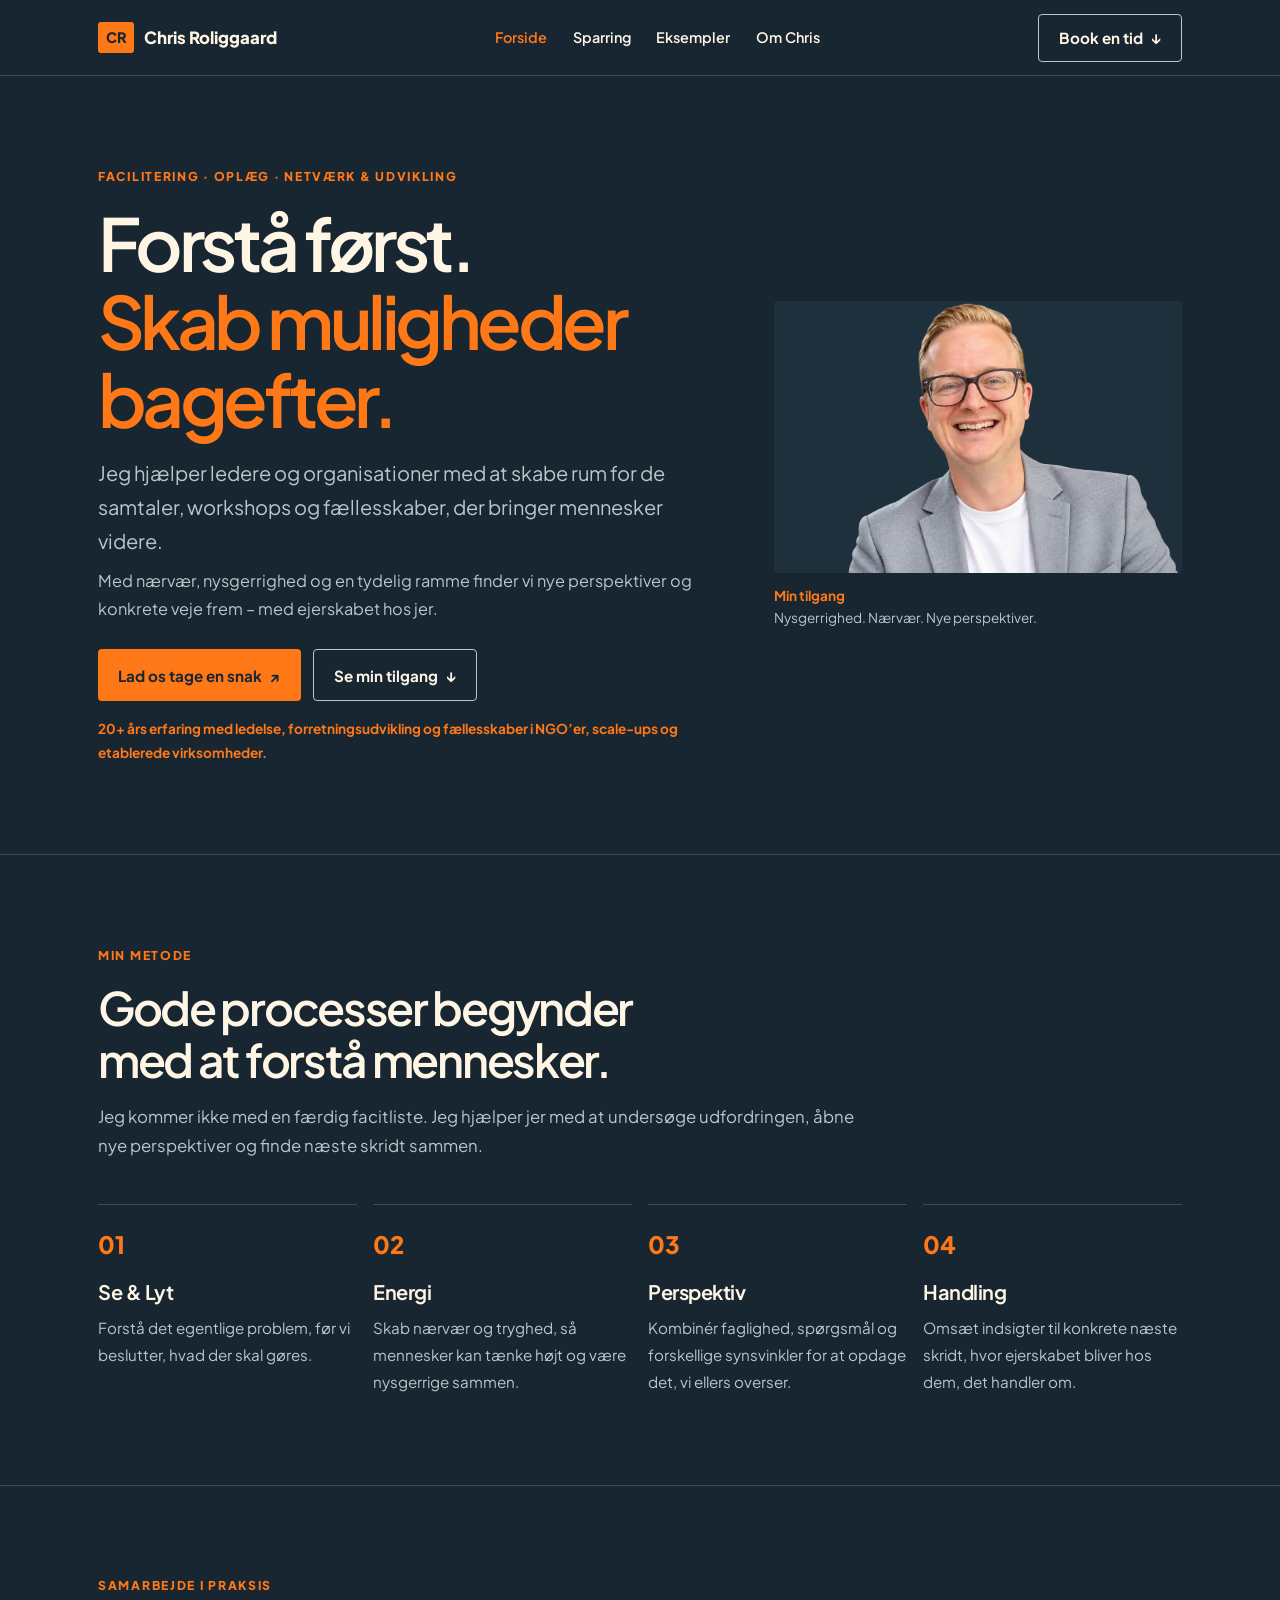
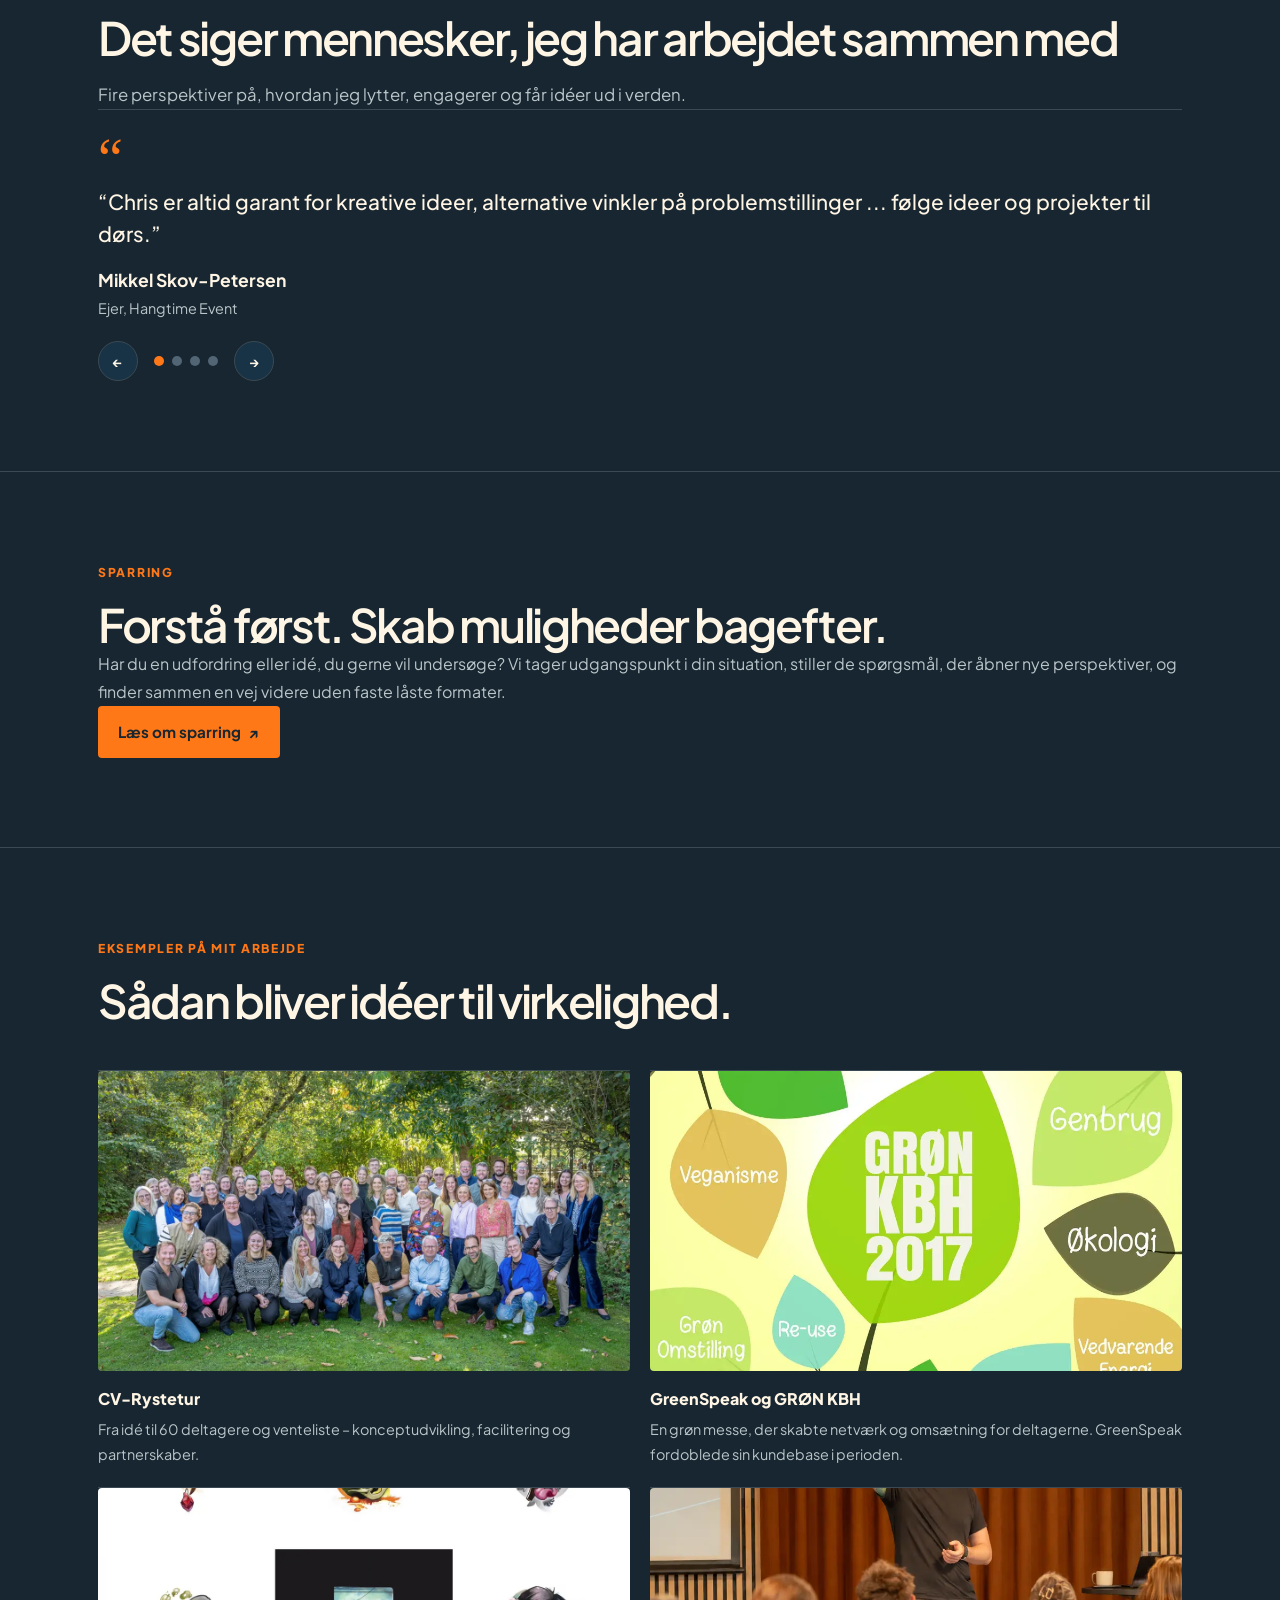
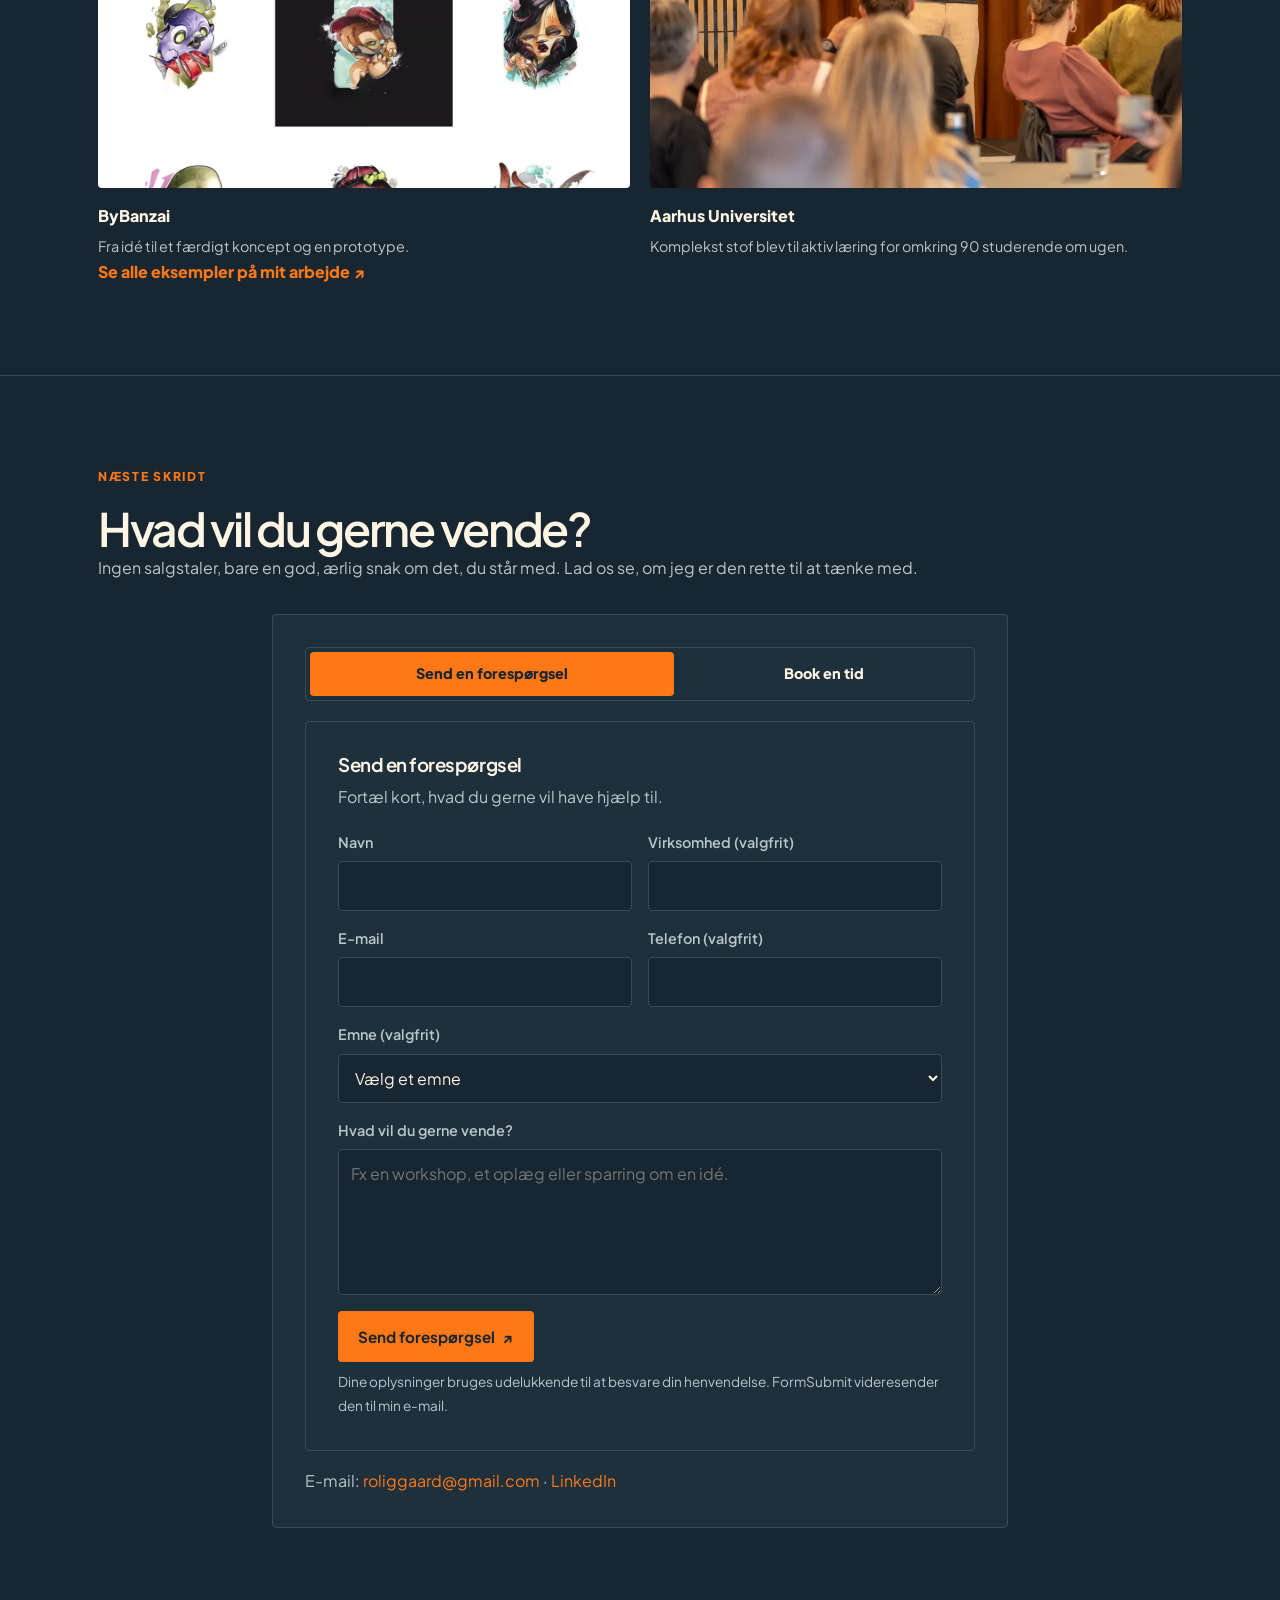
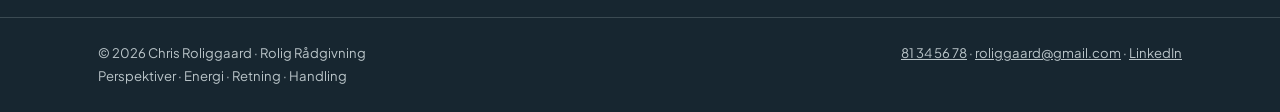
<file: index.html>
<!DOCTYPE html>
<html lang="da">
<head>
  <meta charset="UTF-8">
  <meta name="viewport" content="width=device-width, initial-scale=1">
  <meta name="theme-color" content="#172630">
  <meta name="description" content="Chris Roliggaard hjælper ledere og organisationer med facilitering, workshops, fællesskaber og udvikling. Forstå først. Skab muligheder bagefter.">
  <title>Chris Roliggaard | Facilitering, workshops og udvikling</title>
  <link rel="canonical" href="https://roligraadgivning.github.io/">
  <meta property="og:type" content="website">
  <meta property="og:locale" content="da_DK">
  <meta property="og:site_name" content="Chris Roliggaard">
  <meta property="og:url" content="https://roligraadgivning.github.io/">
  <meta property="og:title" content="Chris Roliggaard | Facilitering, workshops og udvikling">
  <meta property="og:description" content="Facilitering, workshops og udvikling for ledere og organisationer. Vi starter med at forstå det væsentlige – ikke med en standardløsning.">
  <meta property="og:image" content="https://roligraadgivning.github.io/chris-social-share.jpg">
  <meta property="og:image:width" content="1200">
  <meta property="og:image:height" content="627">
  <meta name="twitter:card" content="summary_large_image">
  <link rel="stylesheet" href="styles.css?v=14.0">
  <link rel="preconnect" href="https://fonts.googleapis.com">
  <link rel="preconnect" href="https://fonts.gstatic.com" crossorigin>
  <link href="https://fonts.googleapis.com/css2?family=Plus+Jakarta+Sans:wght@400;500;600;700;800&display=swap" rel="stylesheet">
  <script type="application/ld+json">
    {
      "@context": "https://schema.org",
      "@graph": [
        {
          "@type": "Person",
          "@id": "https://roligraadgivning.github.io/#chris-roliggaard",
          "name": "Chris Roliggaard",
          "url": "https://roligraadgivning.github.io/",
          "email": "roliggaard@gmail.com",
          "telephone": "+4581345678",
          "sameAs": "https://www.linkedin.com/in/chrisroliggaard/",
          "worksFor": {
            "@id": "https://roligraadgivning.github.io/#rolig-raadgivning"
          }
        },
        {
          "@type": "ProfessionalService",
          "@id": "https://roligraadgivning.github.io/#rolig-raadgivning",
          "name": "Rolig Rådgivning",
          "url": "https://roligraadgivning.github.io/",
          "email": "roliggaard@gmail.com",
          "telephone": "+4581345678",
          "areaServed": {
            "@type": "Country",
            "name": "Danmark"
          },
          "hasOfferCatalog": {
            "@type": "OfferCatalog",
            "name": "Ydelser",
            "itemListElement": [
              {
                "@type": "Offer",
                "itemOffered": {
                  "@type": "Service",
                  "name": "Facilitering",
                  "provider": {
                    "@id": "https://roligraadgivning.github.io/#rolig-raadgivning"
                  }
                }
              },
              {
                "@type": "Offer",
                "itemOffered": {
                  "@type": "Service",
                  "name": "Oplæg",
                  "provider": {
                    "@id": "https://roligraadgivning.github.io/#rolig-raadgivning"
                  }
                }
              },
              {
                "@type": "Offer",
                "itemOffered": {
                  "@type": "Service",
                  "name": "Workshops",
                  "provider": {
                    "@id": "https://roligraadgivning.github.io/#rolig-raadgivning"
                  }
                }
              },
              {
                "@type": "Offer",
                "itemOffered": {
                  "@type": "Service",
                  "name": "Netværksudvikling",
                  "provider": {
                    "@id": "https://roligraadgivning.github.io/#rolig-raadgivning"
                  }
                }
              },
              {
                "@type": "Offer",
                "itemOffered": {
                  "@type": "Service",
                  "name": "Konceptudvikling",
                  "provider": {
                    "@id": "https://roligraadgivning.github.io/#rolig-raadgivning"
                  }
                }
              }
            ]
          }
        }
      ]
    }
  </script>
</head>
<body>
  <a class="skip-link" href="#main-content">Gå til indhold</a>
  <header class="site-header">
    <div class="container nav">
      <a class="brand" href="index.html" aria-label="Chris Roliggaard – forsiden"><span class="brand-mark">CR</span>Chris Roliggaard</a>
      <nav class="nav-links" id="site-nav" aria-label="Hovednavigation">
        <a href="index.html" aria-current="page">Forside</a>
        <a href="sparring.html">Sparring</a>
        <a href="eksempler.html">Eksempler</a>
        <a href="om-chris.html">Om Chris</a>
      </nav>
      <a class="btn btn-outline nav-cta" href="#booking">Book en tid <span aria-hidden="true">↓</span></a>
    </div>
  </header>

  <main id="main-content">
    <section class="hero" id="top">
      <div class="container hero-grid">
        <div class="hero-copy-block">
          <p class="hero-eyebrow">FACILITERING · OPLÆG · NETVÆRK &amp; UDVIKLING</p>
          <h1>Forstå først. <span class="headline-accent">Skab muligheder bagefter.</span></h1>
          <p class="hero-copy">Jeg hjælper ledere og organisationer med at skabe rum for de samtaler, workshops og fællesskaber, der bringer mennesker videre.</p>
          <p class="hero-supporting">Med nærvær, nysgerrighed og en tydelig ramme finder vi nye perspektiver og konkrete veje frem – med ejerskabet hos jer.</p>
          <div class="hero-actions">
            <a class="btn btn-primary" href="#booking">Lad os tage en snak <span aria-hidden="true">↗</span></a>
            <a class="btn btn-outline" href="#sparring-preview">Se min tilgang <span aria-hidden="true">↓</span></a>
          </div>
          <p class="hero-note">20+ års erfaring med ledelse, forretningsudvikling og fællesskaber i NGO’er, scale-ups og etablerede virksomheder.</p>
        </div>
        <div class="hero-visual">
          <div class="hero-photo-frame"><img class="hero-photo" src="chris-hero.webp" alt="Chris Roliggaard" fetchpriority="high" width="1100" height="733"></div>
          <div class="photo-caption"><span>Min tilgang</span>Nysgerrighed. Nærvær. Nye perspektiver.</div>
        </div>
      </div>
    </section>

    <section class="section value-prop-section" aria-labelledby="method-title">
      <div class="container">
        <div class="section-heading">
          <div class="section-kicker">Min metode</div>
          <h2 id="method-title">Gode processer begynder med at forstå mennesker.</h2>
          <p class="section-intro">Jeg kommer ikke med en færdig facitliste. Jeg hjælper jer med at undersøge udfordringen, åbne nye perspektiver og finde næste skridt sammen.</p>
        </div>
        <div class="value-grid method-grid">
          <div class="value-card">
            <div class="value-icon">01</div>
            <h3>Se &amp; Lyt</h3>
            <p>Forstå det egentlige problem, før vi beslutter, hvad der skal gøres.</p>
          </div>
          <div class="value-card">
            <div class="value-icon">02</div>
            <h3>Energi</h3>
            <p>Skab nærvær og tryghed, så mennesker kan tænke højt og være nysgerrige sammen.</p>
          </div>
          <div class="value-card">
            <div class="value-icon">03</div>
            <h3>Perspektiv</h3>
            <p>Kombinér faglighed, spørgsmål og forskellige synsvinkler for at opdage det, vi ellers overser.</p>
          </div>
          <div class="value-card">
            <div class="value-icon">04</div>
            <h3>Handling</h3>
            <p>Omsæt indsigter til konkrete næste skridt, hvor ejerskabet bliver hos dem, det handler om.</p>
          </div>
        </div>
      </div>
    </section>

    <section class="section testimonials" aria-labelledby="testimonials-title">
      <div class="container">
        <div class="testimonials-heading">
          <div><div class="section-kicker">Samarbejde i praksis</div><h2 id="testimonials-title">Det siger mennesker, jeg har arbejdet sammen med</h2></div>
          <p class="section-intro">Fire perspektiver på, hvordan jeg lytter, engagerer og får idéer ud i verden.</p>
        </div>
        <div class="testimonial-carousel" role="region" aria-roledescription="karrusel" aria-label="Anbefalinger">
          <div class="testimonial-card">
            <div class="testimonial-card-top"><span class="testimonial-mark" aria-hidden="true">“</span></div>
            <figure class="testimonial-slide active" data-carousel-slide>
              <blockquote>“Chris er altid garant for kreative ideer, alternative vinkler på problemstillinger ... følge ideer og projekter til dørs.”</blockquote>
              <figcaption><strong>Mikkel Skov-Petersen</strong><span>Ejer, Hangtime Event</span></figcaption>
            </figure>
            <figure class="testimonial-slide" data-carousel-slide hidden>
              <blockquote>“Ved hurtig og effektiv analyse finder Chris nemt frem til hvem der skal involveres ... kommunikerer på tværs af afdelinger og ledelseslag.”</blockquote>
              <figcaption><strong>Martin Kim Sun Shik Nielsen</strong><span>CSO, GladTeknik</span></figcaption>
            </figure>
            <figure class="testimonial-slide" data-carousel-slide hidden>
              <blockquote>“Chris er hårdtarbejdende og resultatorienteret ... skabte gode resultater i antallet af følgere og for vores salg.”</blockquote>
              <figcaption><strong>Anders Bøgeløv Jensen</strong><span>Direktør, GreenSpeak</span></figcaption>
            </figure>
            <figure class="testimonial-slide" data-carousel-slide hidden>
              <blockquote>“god til at motivere, anerkende og fastholde sine medarbejdere ... utrolig høj energi, humor ... skabe engagement blandt danskerne.”</blockquote>
              <figcaption><strong>Thomas Warnsholdt</strong><span>Leder af Dialog &amp; Udvikling, Folkekirkens Nødhjælp</span></figcaption>
            </figure>
            <div class="testimonial-controls">
              <button class="carousel-arrow" type="button" data-carousel-prev aria-label="Vis forrige anbefaling"><span aria-hidden="true">←</span></button>
              <div class="carousel-dots" role="group" aria-label="Vælg anbefaling">
                <button type="button" class="dot active" data-carousel-dot="0" aria-label="Vis anbefaling 1"></button>
                <button type="button" class="dot" data-carousel-dot="1" aria-label="Vis anbefaling 2"></button>
                <button type="button" class="dot" data-carousel-dot="2" aria-label="Vis anbefaling 3"></button>
                <button type="button" class="dot" data-carousel-dot="3" aria-label="Vis anbefaling 4"></button>
              </div>
              <button class="carousel-arrow" type="button" data-carousel-next aria-label="Vis næste anbefaling"><span aria-hidden="true">→</span></button>
            </div>
          </div>
        </div>
      </div>
    </section>

    <section class="section section-blue" id="sparring-preview">
      <div class="container sparring-preview">
        <div class="section-kicker">Sparring</div>
        <h2>Forstå først. Skab muligheder bagefter.</h2>
        <p>Har du en udfordring eller idé, du gerne vil undersøge? Vi tager udgangspunkt i din situation, stiller de spørgsmål, der åbner nye perspektiver, og finder sammen en vej videre uden faste låste formater.</p>
        <a class="btn btn-primary" href="sparring.html">Læs om sparring <span aria-hidden="true">↗</span></a>
      </div>
    </section>

    <section class="section section-white home-examples" aria-labelledby="examples-title">
      <div class="container">
        <div class="section-heading"><div class="section-kicker">Eksempler på mit arbejde</div><h2 id="examples-title">Sådan bliver idéer til virkelighed.</h2></div>
        <div class="home-example-grid">
          <a class="home-example-card" href="eksempler.html#cv-rystetur"><img src="cv-rystetur-faellesskab.webp" alt="Deltagerne i CV-Rystetur samlet udendørs" loading="lazy" width="600" height="400"><span>CV-Rystetur</span><p class="home-example-description">Fra idé til 60 deltagere og venteliste – konceptudvikling, facilitering og partnerskaber.</p></a>
          <a class="home-example-card" href="eksempler.html#greenspeak"><img src="gron-kbh-2017.webp" alt="GRØN KBH 2017 event" loading="lazy" width="600" height="400"><span>GreenSpeak og GRØN KBH</span><p class="home-example-description">En grøn messe, der skabte netværk og omsætning for deltagerne. GreenSpeak fordoblede sin kundebase i perioden.</p></a>
          <a class="home-example-card" href="eksempler.html#bybanzai"><img src="bybanzai-koncept.webp" alt="ByBanzai-konceptet" loading="lazy" width="600" height="400"><span>ByBanzai</span><p class="home-example-description">Fra idé til et færdigt koncept og en prototype.</p></a>
          <a class="home-example-card" href="eksempler.html#aarhus-universitet"><img src="aarhus-undervisning.webp" alt="Aarhus Universitet undervisning" loading="lazy" width="600" height="400"><span>Aarhus Universitet</span><p class="home-example-description">Komplekst stof blev til aktiv læring for omkring 90 studerende om ugen.</p></a>
        </div>
        <a class="text-link home-examples-link" href="eksempler.html">Se alle eksempler på mit arbejde <span aria-hidden="true">↗</span></a>
      </div>
    </section>

    <section class="section contact" id="booking">
      <div class="container">
        <div class="home-final-cta">
          <div class="section-kicker">Næste skridt</div>
          <h2>Hvad vil du gerne vende?</h2>
          <p>Ingen salgstaler, bare en god, ærlig snak om det, du står med. Lad os se, om jeg er den rette til at tænke med.</p>
        </div>

        <div class="booking-widget contact-choices">
          <nav class="contact-switch" aria-label="Kontaktmuligheder">
            <a href="#kontaktformular">Send en forespørgsel</a>
            <a href="#booking-calendar">Book en tid</a>
          </nav>

          <div class="contact-panel" id="kontaktformular">
            <h3>Send en forespørgsel</h3>
            <p>Fortæl kort, hvad du gerne vil have hjælp til.</p>
            <form class="contact-form" action="https://formsubmit.co/roliggaard@gmail.com" method="post" aria-describedby="kontakt-privatliv">
              <input type="hidden" name="_subject" value="Ny forespørgsel via Rolig Rådgivning">
              <input type="hidden" name="_template" value="table">
              <input type="text" name="_honey" tabindex="-1" autocomplete="off" hidden>
              <div class="contact-form-grid">
                <label>Navn<input type="text" name="name" autocomplete="name" maxlength="120" required></label>
                <label>Virksomhed (valgfrit)<input type="text" name="company" autocomplete="organization" maxlength="160"></label>
                <label>E-mail<input type="email" name="email" autocomplete="email" maxlength="254" required></label>
                <label>Telefon (valgfrit)<input type="tel" name="phone" autocomplete="tel" maxlength="40"></label>
              </div>
              <label>Emne (valgfrit)
                <select name="topic">
                  <option value="">Vælg et emne</option>
                  <option>Facilitering &amp; Workshop</option>
                  <option>Oplæg &amp; Formidling</option>
                  <option>Netværk &amp; Konceptudvikling</option>
                  <option>Sparring / Samarbejde</option>
                </select>
              </label>
              <label>Hvad vil du gerne vende?
                <textarea name="message" rows="5" maxlength="3000" required placeholder="Fx en workshop, et oplæg eller sparring om en idé."></textarea>
              </label>
              <button class="btn btn-primary" type="submit">Send forespørgsel <span aria-hidden="true">↗</span></button>
              <p class="contact-form-note" id="kontakt-privatliv">Dine oplysninger bruges udelukkende til at besvare din henvendelse. FormSubmit videresender den til min e-mail.</p>
              <p class="contact-form-note" role="status"></p>
            </form>
          </div>

          <div class="contact-panel contact-calendar" id="booking-calendar">
            <h3>En samtale på 30 minutter</h3>
            <p>Vælg en tid, der passer dig. Vi mødes på Google Meet og taler om det, du står med.</p>
            <a class="btn btn-primary" href="https://calendar.google.com/calendar/appointments/schedules/AcZssZ35mEbGiesAEXLH7DN4RPwk8IxYnJVUGaKLK5U5f87mrVrdr9maRscMo-LD0ivQM_WXs5zu7FGB" target="_blank" rel="noopener noreferrer">Åbn min kalender <span aria-hidden="true">↗</span></a>
            <p class="contact-form-note">Kalenderen åbner i en ny fane hos Google.</p>
          </div>
          <p class="contact-detail">E-mail: <a href="mailto:roliggaard@gmail.com">roliggaard@gmail.com</a> · <a href="https://www.linkedin.com/in/chrisroliggaard/" target="_blank" rel="noopener noreferrer">LinkedIn</a></p>
        </div>
      </div>
    </section>
  </main>

  <footer class="site-footer">
    <div class="container footer-inner">
      <div>
        <p>© 2026 Chris Roliggaard · Rolig Rådgivning</p>
        <p>Perspektiver · Energi · Retning · Handling</p>
      </div>
      <div>
        <p><a href="tel:+4581345678">81 34 56 78</a> · <a href="mailto:roliggaard@gmail.com">roliggaard@gmail.com</a> · <a href="https://www.linkedin.com/in/chrisroliggaard/">LinkedIn</a></p>
      </div>
    </div>
  </footer>
  <script src="script.js?v=13.3"></script>
</body>
</html>
</file>
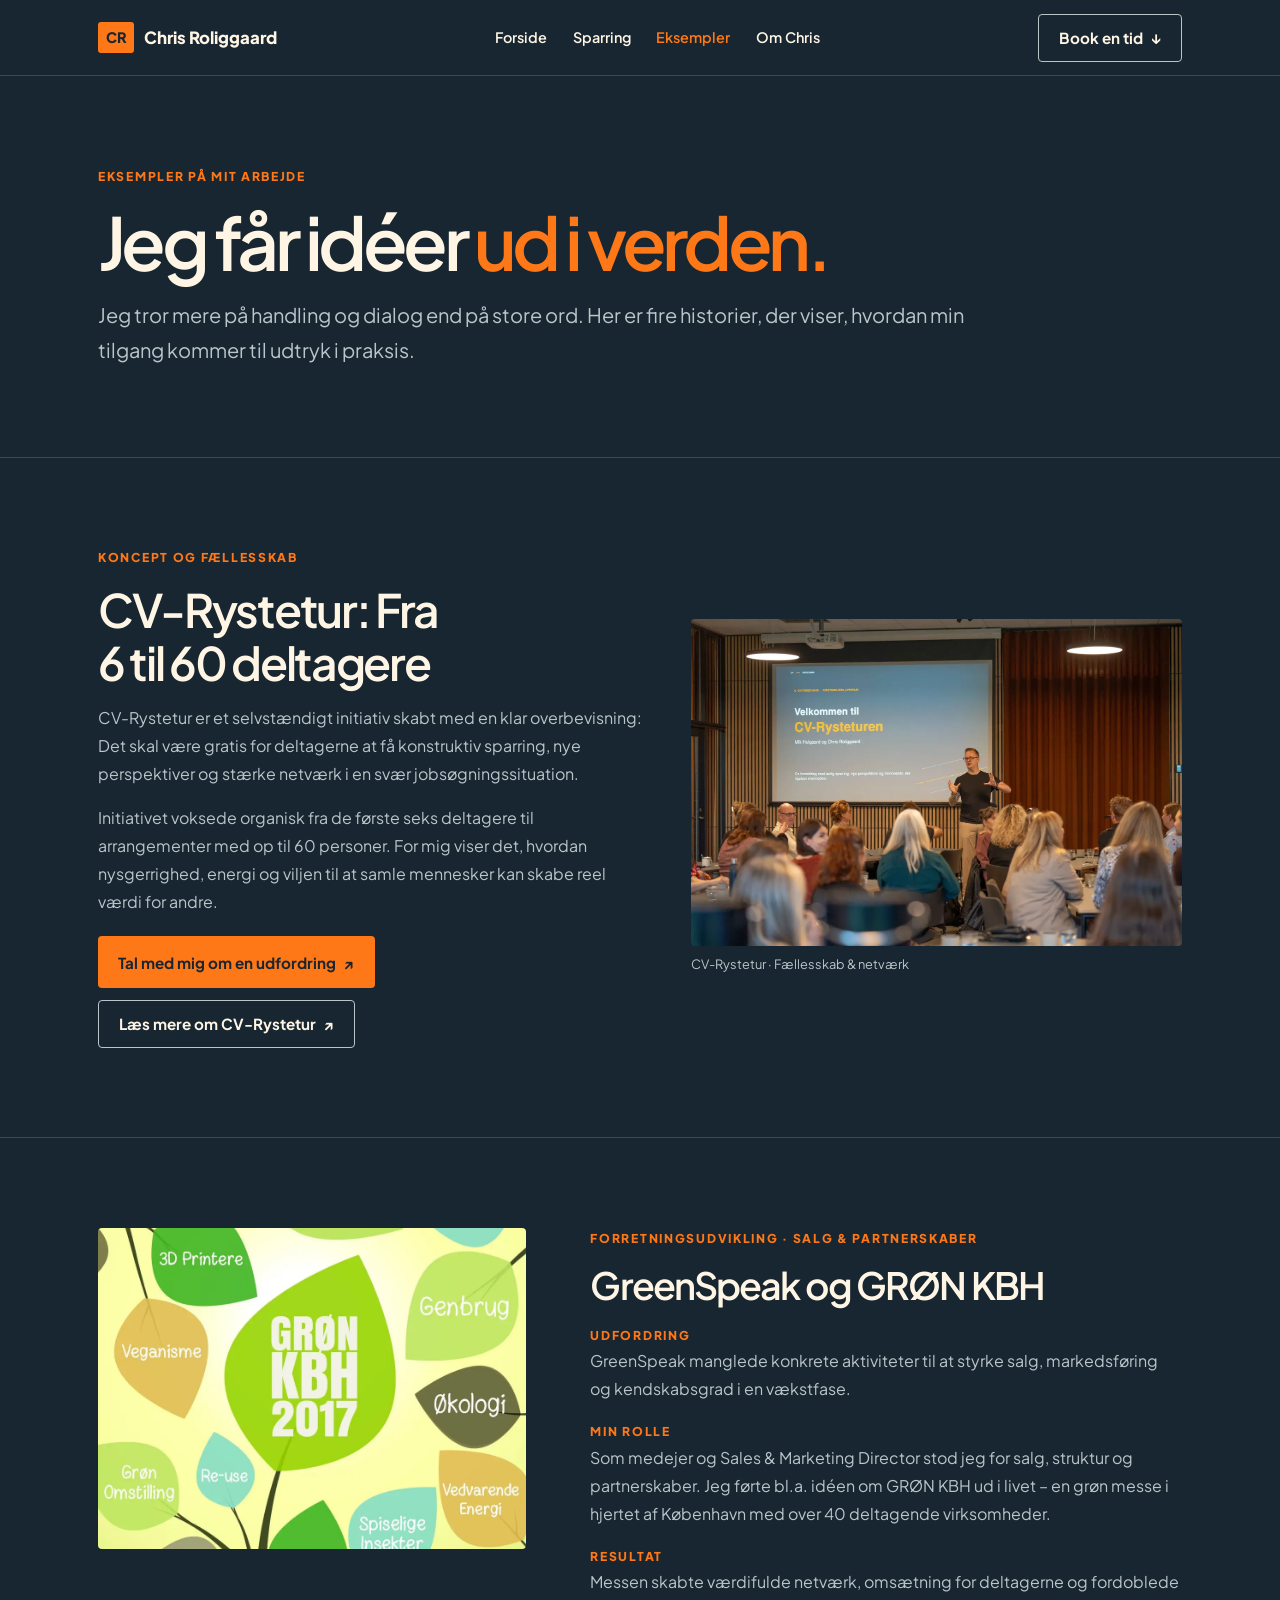
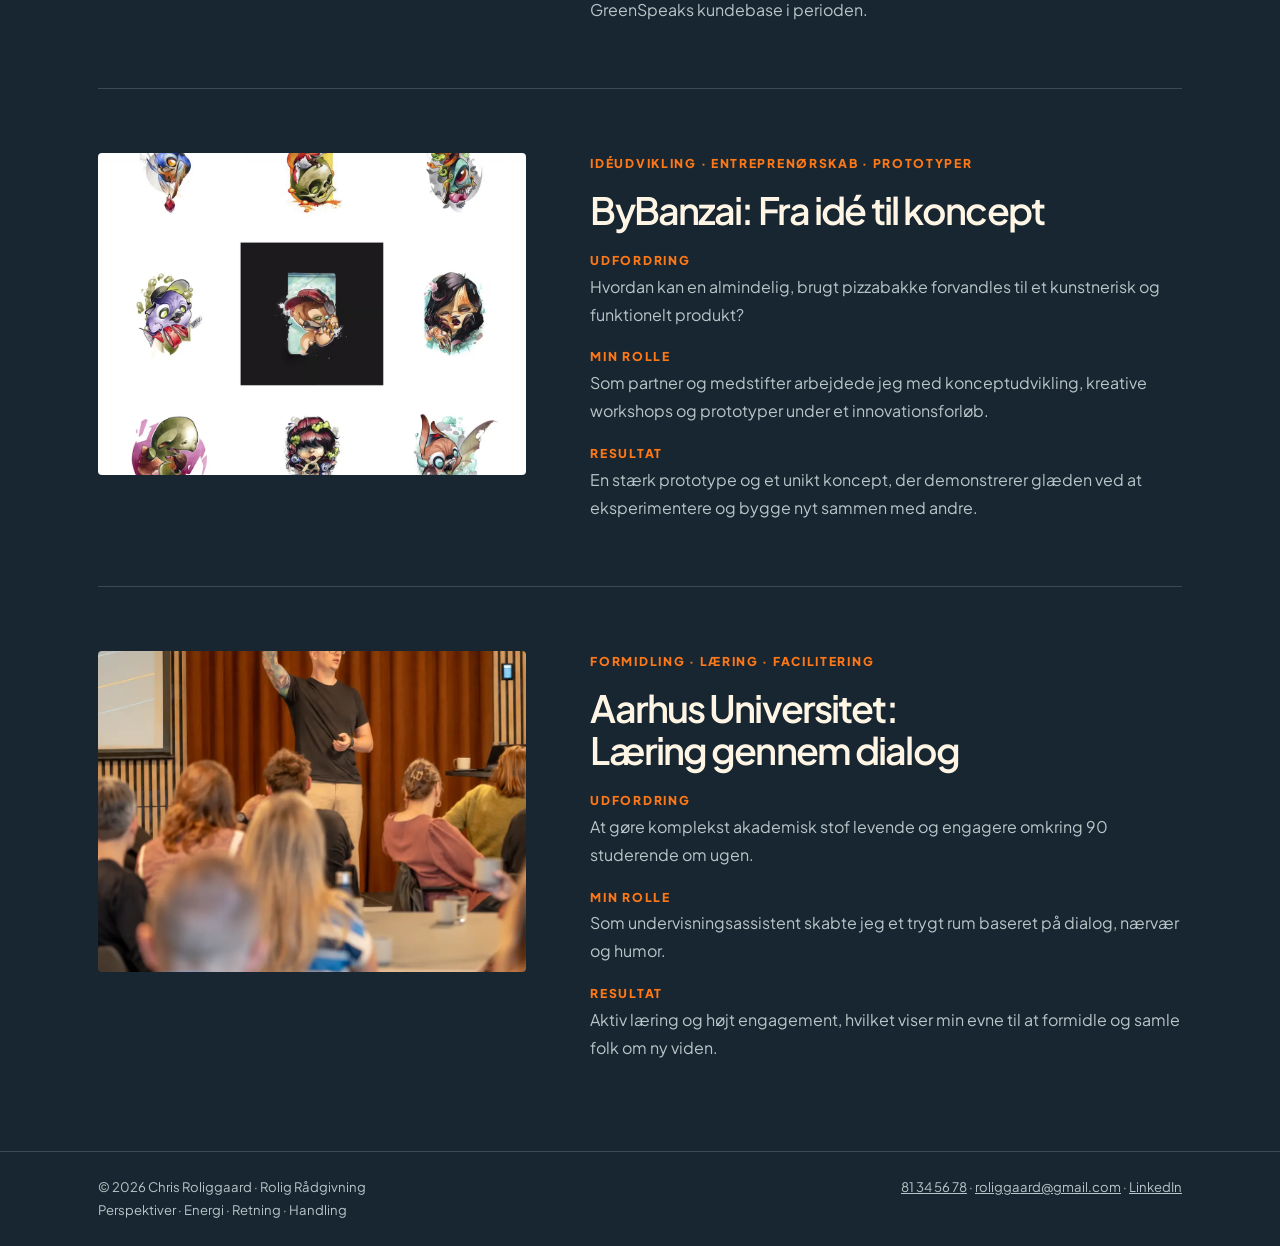
<file: eksempler.html>
<!DOCTYPE html>
<html lang="da">
<head>
  <meta charset="UTF-8">
  <meta name="viewport" content="width=device-width, initial-scale=1">
  <meta name="theme-color" content="#172630">
  <meta name="description" content="Se konkrete eksempler på Chris Roliggaards arbejde med koncepter, fællesskaber og forretningsudvikling.">
  <title>Eksempler på mit arbejde | Chris Roliggaard</title>
  <link rel="canonical" href="https://roligraadgivning.github.io/eksempler.html">
  <link rel="stylesheet" href="styles.css?v=14.0">
  <link rel="preconnect" href="https://fonts.googleapis.com">
  <link rel="preconnect" href="https://fonts.gstatic.com" crossorigin>
  <link href="https://fonts.googleapis.com/css2?family=Plus+Jakarta+Sans:wght@400;500;600;700;800&display=swap" rel="stylesheet">
</head>
<body class="page-eksempler">
  <a class="skip-link" href="#main-content">Gå til indhold</a>
  <header class="site-header">
    <div class="container nav">
      <a class="brand" href="index.html"><span class="brand-mark">CR</span>Chris Roliggaard</a>
      <nav class="nav-links" id="site-nav" aria-label="Hovednavigation">
        <a href="index.html">Forside</a>
        <a href="sparring.html">Sparring</a>
        <a href="eksempler.html" aria-current="page">Eksempler</a>
        <a href="om-chris.html">Om Chris</a>
      </nav>
      <a class="btn btn-outline nav-cta" href="index.html#booking">Book en tid <span aria-hidden="true">↓</span></a>
    </div>
  </header>

  <main id="main-content">
    <section class="page-hero">
      <div class="container">
        <div class="eyebrow">Eksempler på mit arbejde</div>
        <h1>Jeg får idéer <span class="headline-accent">ud i verden.</span></h1>
        <p class="hero-copy">Jeg tror mere på handling og dialog end på store ord. Her er fire historier, der viser, hvordan min tilgang kommer til udtryk i praksis.</p>
      </div>
    </section>

    <section class="section section-blue" id="cv-rystetur">
      <div class="container case-feature">
        <div class="content-narrow">
          <div class="section-kicker">Koncept og fællesskab</div>
          <h2>CV-Rystetur: Fra 6 til 60 deltagere</h2>
          <p>CV-Rystetur er et selvstændigt initiativ skabt med en klar overbevisning: Det skal være gratis for deltagerne at få konstruktiv sparring, nye perspektiver og stærke netværk i en svær jobsøgningssituation.</p>
          <p>Initiativet voksede organisk fra de første seks deltagere til arrangementer med op til 60 personer. For mig viser det, hvordan nysgerrighed, energi og viljen til at samle mennesker kan skabe reel værdi for andre.</p>
          <div class="case-action-buttons">
            <a class="btn btn-primary" href="index.html#booking">Tal med mig om en udfordring <span aria-hidden="true">↗</span></a>
            <a class="btn btn-outline" href="https://cv-rystetur.cvrystetur.workers.dev/" target="_blank" rel="noopener noreferrer">Læs mere om CV-Rystetur <span aria-hidden="true">↗</span></a>
          </div>
        </div>
        <figure class="case-presentation">
          <img src="chris-praesenterer.webp" alt="Chris præsenterer CV-Rysteturen" loading="lazy" width="1000" height="667">
          <figcaption>CV-Rystetur · Fællesskab &amp; netværk</figcaption>
        </figure>
      </div>
    </section>

    <section class="section section-white">
      <div class="container case-grid">
        <article class="case-card" id="greenspeak">
          <img class="case-card-image" src="gron-kbh-2017.webp" alt="GRØN KBH 2017" loading="lazy" width="800" height="800">
          <div class="case-story">
            <div class="case-meta">Forretningsudvikling · Salg &amp; partnerskaber</div>
            <h2>GreenSpeak og GRØN KBH</h2>
            <h3 class="case-label">Udfordring</h3>
            <p>GreenSpeak manglede konkrete aktiviteter til at styrke salg, markedsføring og kendskabsgrad i en vækstfase.</p>
            <h3 class="case-label">Min rolle</h3>
            <p>Som medejer og Sales &amp; Marketing Director stod jeg for salg, struktur og partnerskaber. Jeg førte bl.a. idéen om GRØN KBH ud i livet – en grøn messe i hjertet af København med over 40 deltagende virksomheder.</p>
            <h3 class="case-label">Resultat</h3>
            <p>Messen skabte værdifulde netværk, omsætning for deltagerne og fordoblede GreenSpeaks kundebase i perioden.</p>
          </div>
        </article>

        <article class="case-card" id="bybanzai">
          <img class="case-card-image" src="bybanzai-koncept.webp" alt="ByBanzai-konceptet" loading="lazy" width="800" height="800">
          <div class="case-story">
            <div class="case-meta">Idéudvikling · Entreprenørskab · Prototyper</div>
            <h2>ByBanzai: Fra idé til koncept</h2>
            <h3 class="case-label">Udfordring</h3>
            <p>Hvordan kan en almindelig, brugt pizzabakke forvandles til et kunstnerisk og funktionelt produkt?</p>
            <h3 class="case-label">Min rolle</h3>
            <p>Som partner og medstifter arbejdede jeg med konceptudvikling, kreative workshops og prototyper under et innovationsforløb.</p>
            <h3 class="case-label">Resultat</h3>
            <p>En stærk prototype og et unikt koncept, der demonstrerer glæden ved at eksperimentere og bygge nyt sammen med andre.</p>
          </div>
        </article>

        <article class="case-card" id="aarhus-universitet">
          <img class="case-card-image" src="aarhus-undervisning.webp" alt="Aarhus Universitet undervisning" loading="lazy" width="800" height="500">
          <div class="case-story">
            <div class="case-meta">Formidling · Læring · Facilitering</div>
            <h2>Aarhus Universitet: Læring gennem dialog</h2>
            <h3 class="case-label">Udfordring</h3>
            <p>At gøre komplekst akademisk stof levende og engagere omkring 90 studerende om ugen.</p>
            <h3 class="case-label">Min rolle</h3>
            <p>Som undervisningsassistent skabte jeg et trygt rum baseret på dialog, nærvær og humor.</p>
            <h3 class="case-label">Resultat</h3>
            <p>Aktiv læring og højt engagement, hvilket viser min evne til at formidle og samle folk om ny viden.</p>
          </div>
        </article>
      </div>
    </section>
  </main>

  <footer class="site-footer">
    <div class="container footer-inner">
      <div>
        <p>© 2026 Chris Roliggaard · Rolig Rådgivning</p>
        <p>Perspektiver · Energi · Retning · Handling</p>
      </div>
      <div>
        <p><a href="tel:+4581345678">81 34 56 78</a> · <a href="mailto:roliggaard@gmail.com">roliggaard@gmail.com</a> · <a href="https://www.linkedin.com/in/chrisroliggaard/">LinkedIn</a></p>
      </div>
    </div>
  </footer>
  <script src="script.js"></script>
</body>
</html>
</file>
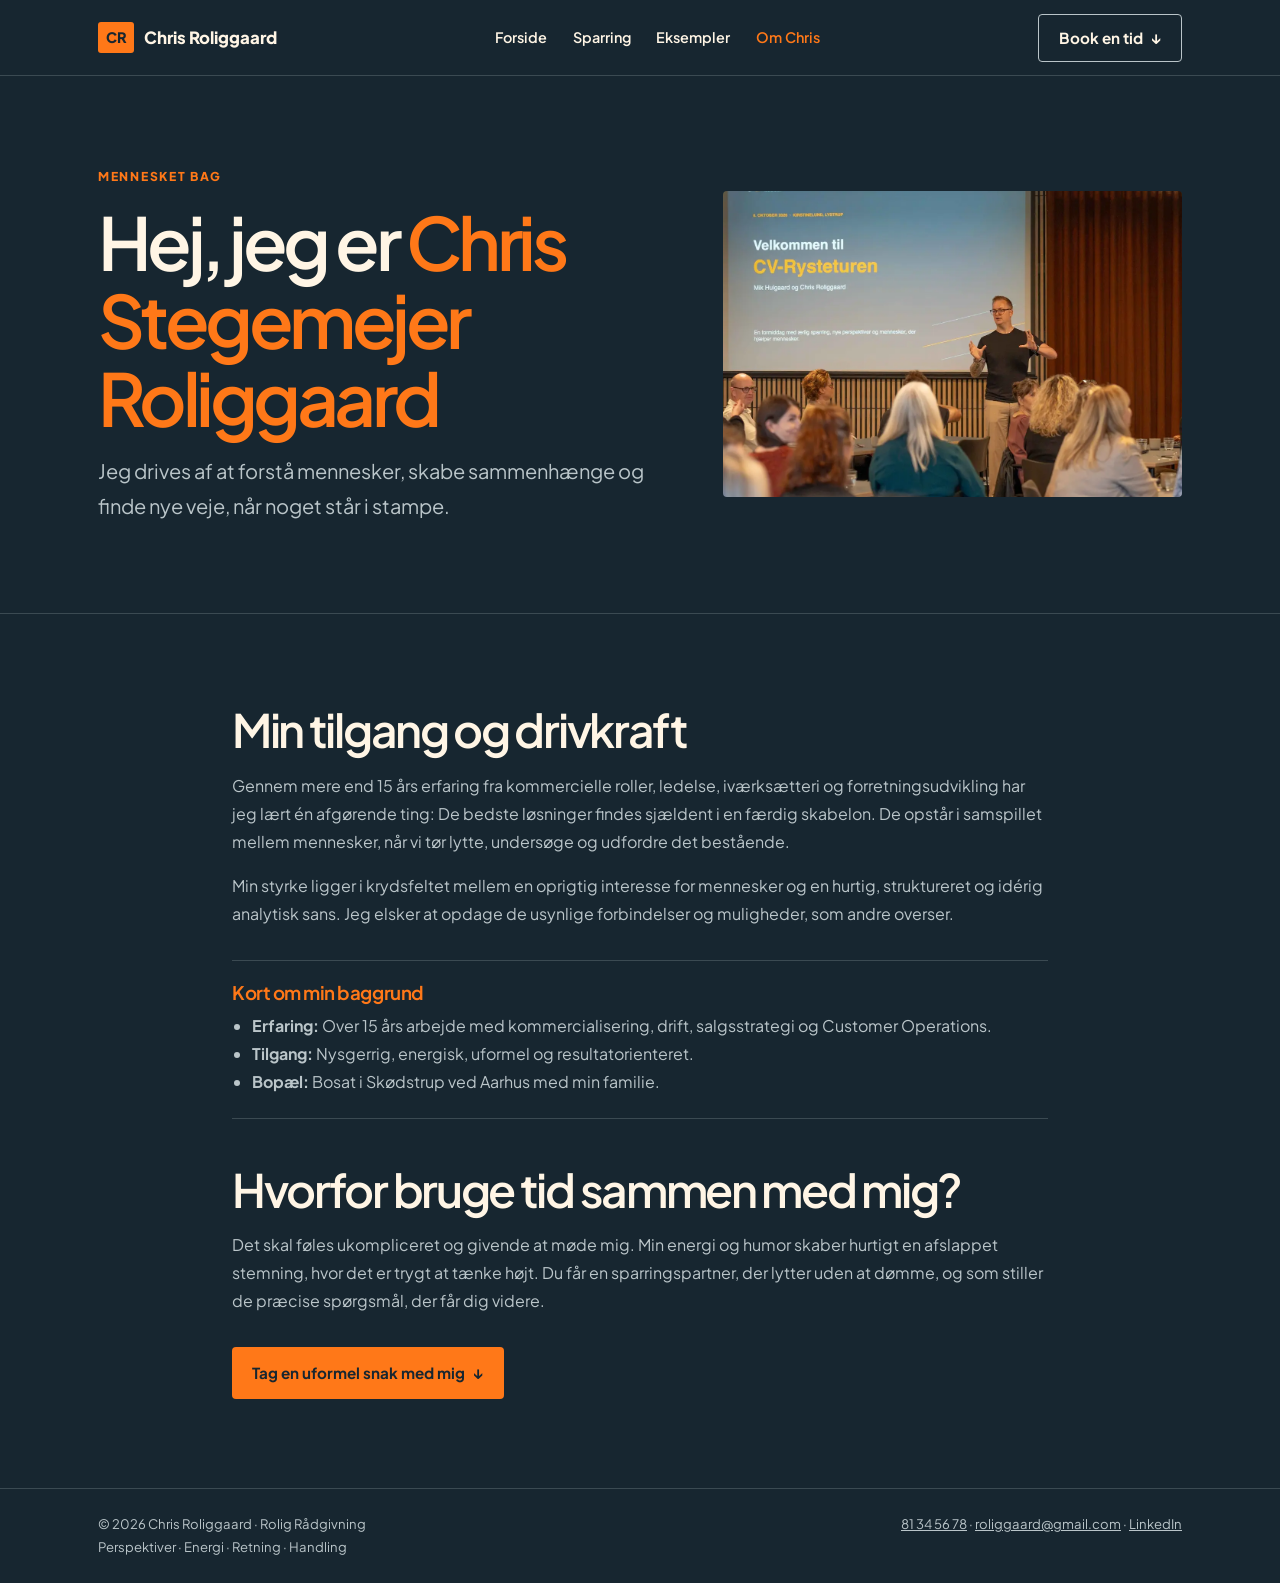
<file: om-chris.html>
<!DOCTYPE html>
<html lang="da">
<head>
  <meta charset="UTF-8">
  <meta name="viewport" content="width=device-width, initial-scale=1">
  <meta name="theme-color" content="#172630">
  <meta name="description" content="Mød Chris Stegemejer Roliggaard – Nysgerrig rådgiver, sparringspartner og problemløser.">
  <title>Om Chris | Chris Roliggaard</title>
  <link rel="canonical" href="https://roligraadgivning.github.io/om-chris.html">
  <link rel="stylesheet" href="styles.css?v=14.0">
  <link rel="preconnect" href="https://fonts.googleapis.com">
  <link rel="preconnect" href="https://fonts.gstatic.com" crossorigin>
  <link href="https://fonts.googleapis.com/css2?family=Plus+Jakarta+Sans:wght@400;500;600;700;800&display=swap" rel="stylesheet">
</head>
<body class="page-om-chris">
  <a class="skip-link" href="#main-content">Gå til indhold</a>
  <header class="site-header">
    <div class="container nav">
      <a class="brand" href="index.html"><span class="brand-mark">CR</span>Chris Roliggaard</a>
      <nav class="nav-links" id="site-nav" aria-label="Hovednavigation">
        <a href="index.html">Forside</a>
        <a href="sparring.html">Sparring</a>
        <a href="eksempler.html">Eksempler</a>
        <a href="om-chris.html" aria-current="page">Om Chris</a>
      </nav>
      <a class="btn btn-outline nav-cta" href="index.html#booking">Book en tid <span aria-hidden="true">↓</span></a>
    </div>
  </header>

  <main id="main-content">
    <section class="page-hero">
      <div class="container profile-hero">
        <div>
          <div class="eyebrow">Mennesket bag</div>
          <h1>Hej, jeg er <span class="headline-accent">Chris Stegemejer Roliggaard</span></h1>
          <p class="hero-copy">Jeg drives af at forstå mennesker, skabe sammenhænge og finde nye veje, når noget står i stampe.</p>
        </div>
        <img class="profile-portrait" src="chris-about.webp" alt="Chris Roliggaard" width="600" height="400">
      </div>
    </section>

    <section class="section section-white">
      <div class="container content-narrow">
        <h2>Min tilgang og drivkraft</h2>
        <p>Gennem mere end 15 års erfaring fra kommercielle roller, ledelse, iværksætteri og forretningsudvikling har jeg lært én afgørende ting: De bedste løsninger findes sjældent i en færdig skabelon. De opstår i samspillet mellem mennesker, når vi tør lytte, undersøge og udfordre det bestående.</p>
        
        <p>Min styrke ligger i krydsfeltet mellem en oprigtig interesse for mennesker og en hurtig, struktureret og idérig analytisk sans. Jeg elsker at opdage de usynlige forbindelser og muligheder, som andre overser.</p>

        <div class="highlight-box">
          <h3>Kort om min baggrund</h3>
          <ul>
            <li><strong>Erfaring:</strong> Over 15 års arbejde med kommercialisering, drift, salgsstrategi og Customer Operations.</li>
            <li><strong>Tilgang:</strong> Nysgerrig, energisk, uformel og resultatorienteret.</li>
            <li><strong>Bopæl:</strong> Bosat i Skødstrup ved Aarhus med min familie.</li>
          </ul>
        </div>

        <h2>Hvorfor bruge tid sammen med mig?</h2>
        <p>Det skal føles ukompliceret og givende at møde mig. Min energi og humor skaber hurtigt en afslappet stemning, hvor det er trygt at tænke højt. Du får en sparringspartner, der lytter uden at dømme, og som stiller de præcise spørgsmål, der får dig videre.</p>

        <div class="prose-actions">
          <a class="btn btn-primary" href="index.html#booking">Tag en uformel snak med mig <span aria-hidden="true">↓</span></a>
        </div>
      </div>
    </section>
  </main>

  <footer class="site-footer">
    <div class="container footer-inner">
      <div>
        <p>© 2026 Chris Roliggaard · Rolig Rådgivning</p>
        <p>Perspektiver · Energi · Retning · Handling</p>
      </div>
      <div>
        <p><a href="tel:+4581345678">81 34 56 78</a> · <a href="mailto:roliggaard@gmail.com">roliggaard@gmail.com</a> · <a href="https://www.linkedin.com/in/chrisroliggaard/">LinkedIn</a></p>
      </div>
    </div>
  </footer>
  <script src="script.js"></script>
</body>
</html>
</file>
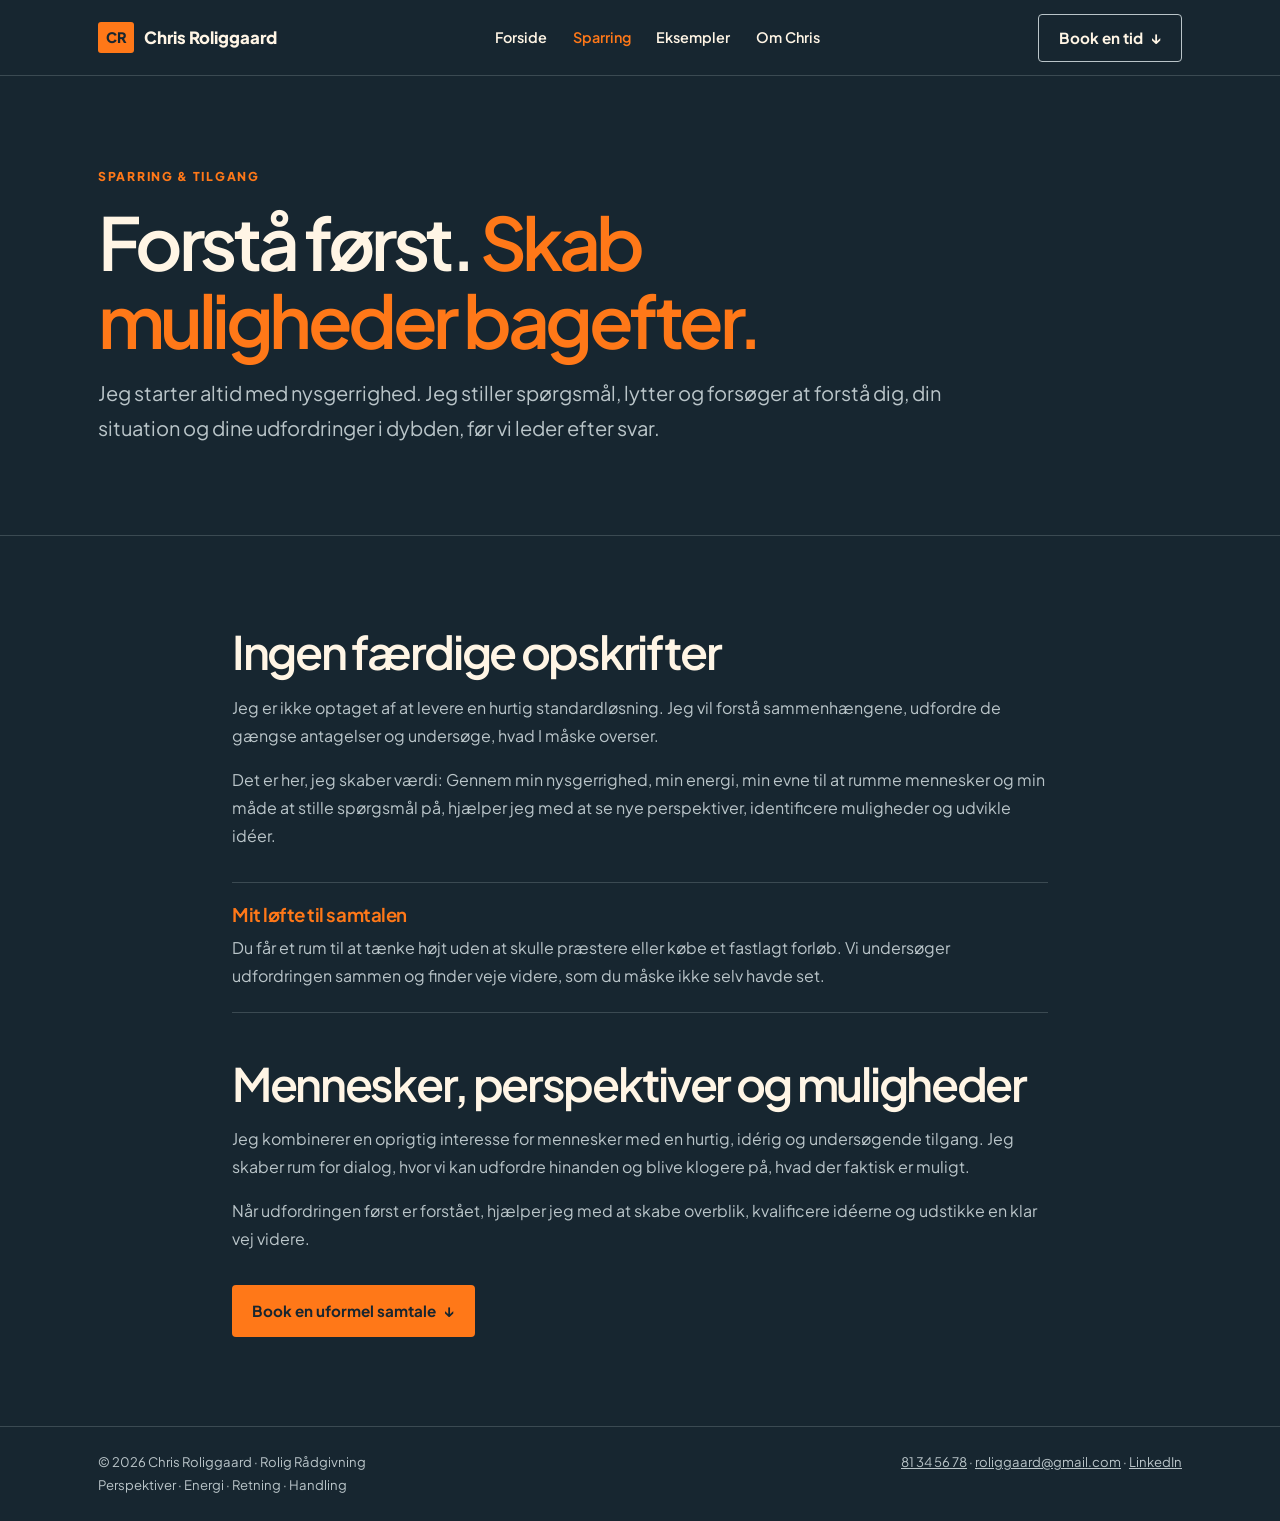
<file: sparring.html>
<!DOCTYPE html>
<html lang="da">
<head>
  <meta charset="UTF-8">
  <meta name="viewport" content="width=device-width, initial-scale=1">
  <meta name="theme-color" content="#172630">
  <meta name="description" content="Sparring med Chris Roliggaard – Forstå først. Skab muligheder bagefter.">
  <title>Sparring | Chris Roliggaard</title>
  <link rel="canonical" href="https://roligraadgivning.github.io/sparring.html">
  <link rel="stylesheet" href="styles.css?v=14.0">
  <link rel="preconnect" href="https://fonts.googleapis.com">
  <link rel="preconnect" href="https://fonts.gstatic.com" crossorigin>
  <link href="https://fonts.googleapis.com/css2?family=Plus+Jakarta+Sans:wght@400;500;600;700;800&display=swap" rel="stylesheet">
</head>
<body class="page-sparring">
  <a class="skip-link" href="#main-content">Gå til indhold</a>
  <header class="site-header">
    <div class="container nav">
      <a class="brand" href="index.html"><span class="brand-mark">CR</span>Chris Roliggaard</a>
      <nav class="nav-links" id="site-nav" aria-label="Hovednavigation">
        <a href="index.html">Forside</a>
        <a href="sparring.html" aria-current="page">Sparring</a>
        <a href="eksempler.html">Eksempler</a>
        <a href="om-chris.html">Om Chris</a>
      </nav>
      <a class="btn btn-outline nav-cta" href="index.html#booking">Book en tid <span aria-hidden="true">↓</span></a>
    </div>
  </header>

  <main id="main-content">
    <section class="page-hero">
      <div class="container">
        <div class="eyebrow">Sparring &amp; tilgang</div>
        <h1>Forstå først. <span class="headline-accent">Skab muligheder bagefter.</span></h1>
        <p class="hero-copy">Jeg starter altid med nysgerrighed. Jeg stiller spørgsmål, lytter og forsøger at forstå dig, din situation og dine udfordringer i dybden, før vi leder efter svar.</p>
      </div>
    </section>

    <section class="section section-white">
      <div class="container content-narrow">
        <h2>Ingen færdige opskrifter</h2>
        <p>Jeg er ikke optaget af at levere en hurtig standardløsning. Jeg vil forstå sammenhængene, udfordre de gængse antagelser og undersøge, hvad I måske overser.</p>
        <p>Det er her, jeg skaber værdi: Gennem min nysgerrighed, min energi, min evne til at rumme mennesker og min måde at stille spørgsmål på, hjælper jeg med at se nye perspektiver, identificere muligheder og udvikle idéer.</p>
        
        <div class="highlight-box">
          <h3>Mit løfte til samtalen</h3>
          <p>Du får et rum til at tænke højt uden at skulle præstere eller købe et fastlagt forløb. Vi undersøger udfordringen sammen og finder veje videre, som du måske ikke selv havde set.</p>
        </div>

        <h2>Mennesker, perspektiver og muligheder</h2>
        <p>Jeg kombinerer en oprigtig interesse for mennesker med en hurtig, idérig og undersøgende tilgang. Jeg skaber rum for dialog, hvor vi kan udfordre hinanden og blive klogere på, hvad der faktisk er muligt.</p>
        <p>Når udfordringen først er forstået, hjælper jeg med at skabe overblik, kvalificere idéerne og udstikke en klar vej videre.</p>

        <div class="prose-actions">
          <a class="btn btn-primary" href="index.html#booking">Book en uformel samtale <span aria-hidden="true">↓</span></a>
        </div>
      </div>
    </section>
  </main>

  <footer class="site-footer">
    <div class="container footer-inner">
      <div>
        <p>© 2026 Chris Roliggaard · Rolig Rådgivning</p>
        <p>Perspektiver · Energi · Retning · Handling</p>
      </div>
      <div>
        <p><a href="tel:+4581345678">81 34 56 78</a> · <a href="mailto:roliggaard@gmail.com">roliggaard@gmail.com</a> · <a href="https://www.linkedin.com/in/chrisroliggaard/">LinkedIn</a></p>
      </div>
    </div>
  </footer>
  <script src="script.js"></script>
</body>
</html>
</file>
<file: styles.css>
/* GLOBAL & RESET */
:root {
  --bg-primary: #0b1d2b;
  --bg-secondary: #102538;
  --bg-blue: #102538;
  --text-main: #f8f4ee;
  --text-muted: #cbd6de;
  --accent-color: #f4511e;
  --accent-hover: #d94112;
  --border-color: #29404f;
  --font-family: 'Plus Jakarta Sans', system-ui, -apple-system, sans-serif;
  --max-width: 1180px;
}

*, *::before, *::after {
  box-sizing: border-box;
  margin: 0;
  padding: 0;
}

body {
  font-family: var(--font-family);
  background-color: var(--bg-primary);
  color: var(--text-main);
  line-height: 1.6;
  -webkit-font-smoothing: antialiased;
}

a {
  color: inherit;
  text-decoration: none;
}

img {
  max-width: 100%;
  height: auto;
  display: block;
}

.container {
  max-width: var(--max-width);
  margin: 0 auto;
  padding: 0 1.5rem;
}

.content-narrow {
  max-width: 760px;
  margin: 0 auto;
}

/* HEADER & NAV */
.site-header {
  background: rgba(251, 250, 247, 0.95);
  backdrop-filter: blur(8px);
  position: sticky;
  top: 0;
  z-index: 100;
  border-bottom: 1px solid var(--border-color);
  padding: 1rem 0;
}

.nav {
  display: flex;
  align-items: center;
  justify-content: space-between;
}

.brand {
  font-weight: 800;
  font-size: 1.25rem;
  display: flex;
  align-items: center;
  gap: 0.6rem;
}

.brand-mark {
  background: var(--text-main);
  color: #fff;
  padding: 0.2rem 0.5rem;
  border-radius: 6px;
  font-size: 0.9rem;
}

.nav-links {
  display: flex;
  gap: 2rem;
  align-items: center;
}

.nav-links a {
  font-weight: 600;
  font-size: 0.95rem;
  color: var(--text-muted);
  transition: color 0.2s;
}

.nav-links a:hover, .nav-links a[aria-current="page"] {
  color: var(--accent-color);
}

.menu-toggle {
  display: none;
  background: none;
  border: none;
  cursor: pointer;
  flex-direction: column;
  gap: 5px;
}

.menu-toggle span {
  width: 24px;
  height: 2px;
  background: var(--text-main);
}

/* BUTTONS */
.btn {
  display: inline-flex;
  align-items: center;
  gap: 0.5rem;
  padding: 0.75rem 1.5rem;
  border-radius: 8px;
  font-weight: 700;
  font-size: 0.95rem;
  cursor: pointer;
  transition: all 0.2s ease;
  border: none;
}

.btn-primary {
  background: var(--text-main);
  color: #fff;
}

.btn-primary:hover {
  background: #374151;
  transform: translateY(-1px);
}

.btn-outline {
  background: transparent;
  border: 2px solid var(--text-main);
  color: var(--text-main);
}

.btn-outline:hover {
  background: var(--text-main);
  color: #fff;
}

/* HERO */
.hero {
  padding: 5rem 0 4rem;
}

.hero-grid {
  display: grid;
  grid-template-columns: 1.2fr 0.8fr;
  gap: 3rem;
  align-items: center;
}

.hero h1 {
  font-size: 3.5rem;
  font-weight: 800;
  line-height: 1.1;
  margin-bottom: 1.2rem;
}

.hero-copy {
  font-size: 1.25rem;
  color: var(--text-muted);
  margin-bottom: 2rem;
}

.hero-actions {
  display: flex;
  gap: 1rem;
  margin-bottom: 1.5rem;
}

.hero-note {
  font-size: 0.9rem;
  font-weight: 600;
  color: var(--accent-color);
  text-transform: uppercase;
  letter-spacing: 0.05em;
}

.hero-photo-frame {
  border-radius: 16px;
  overflow: hidden;
  box-shadow: 0 20px 25px -5px rgba(0, 0, 0, 0.1);
}

.photo-caption {
  margin-top: 0.75rem;
  font-size: 0.85rem;
  color: var(--text-muted);
}

.photo-caption span {
  display: block;
  font-weight: 700;
  color: var(--text-main);
}

/* SECTIONS */
.section {
  padding: 5rem 0;
}

.section-white {
  background: var(--bg-secondary);
}

.section-blue {
  background: var(--bg-blue);
}

.section-kicker {
  color: var(--accent-color);
  font-weight: 800;
  text-transform: uppercase;
  font-size: 0.85rem;
  letter-spacing: 0.05em;
  margin-bottom: 0.5rem;
}

.section-heading {
  margin-bottom: 3rem;
}

.section-heading h2 {
  font-size: 2.25rem;
  font-weight: 800;
}

/* VALUE PROP GRID */
.value-grid {
  display: grid;
  grid-template-columns: repeat(3, 1fr);
  gap: 2rem;
}

.value-card {
  background: #fff;
  padding: 2rem;
  border-radius: 12px;
  border: 1px solid var(--border-color);
}

.value-icon {
  font-size: 1.5rem;
  font-weight: 800;
  color: var(--accent-color);
  margin-bottom: 1rem;
}

.value-card h3 {
  font-size: 1.25rem;
  margin-bottom: 0.75rem;
}

.value-card p {
  color: var(--text-muted);
  font-size: 0.95rem;
}

/* TESTIMONIALS */
.testimonial-card {
  background: #fff;
  padding: 3rem;
  border-radius: 16px;
  border: 1px solid var(--border-color);
  position: relative;
}

.testimonial-mark {
  font-size: 4rem;
  line-height: 1;
  color: var(--accent-color);
  font-family: serif;
}

.testimonial-slide blockquote {
  font-size: 1.35rem;
  font-weight: 500;
  margin-bottom: 1.5rem;
}

.testimonial-slide figcaption strong {
  display: block;
  font-size: 1.1rem;
}

.testimonial-slide figcaption span {
  color: var(--text-muted);
  font-size: 0.9rem;
}

.testimonial-controls {
  display: flex;
  align-items: center;
  gap: 1rem;
  margin-top: 2rem;
}

.carousel-arrow {
  background: var(--bg-primary);
  border: 1px solid var(--border-color);
  width: 40px;
  height: 40px;
  border-radius: 50%;
  cursor: pointer;
  font-weight: bold;
}

.carousel-dots {
  display: flex;
  gap: 0.5rem;
}

.carousel-dots .dot {
  width: 10px;
  height: 10px;
  border-radius: 50%;
  background: var(--border-color);
  border: none;
  cursor: pointer;
}

.carousel-dots .dot.active {
  background: var(--accent-color);
}

/* CASES / EXAMPLES */
.home-example-grid, .case-grid {
  display: grid;
  grid-template-columns: repeat(2, 1fr);
  gap: 2rem;
}

.home-example-card, .case-card {
  background: #fff;
  border-radius: 12px;
  overflow: hidden;
  border: 1px solid var(--border-color);
  display: flex;
  flex-direction: column;
}

.case-card {
  padding: 2rem;
}

.case-card-image {
  border-radius: 8px;
  margin-bottom: 1.5rem;
}

.case-meta {
  font-size: 0.85rem;
  font-weight: 700;
  color: var(--accent-color);
  margin-bottom: 0.5rem;
}

.case-label {
  font-size: 0.9rem;
  font-weight: 700;
  margin-top: 1rem;
}

.highlight-box {
  background: var(--bg-blue);
  padding: 2rem;
  border-radius: 12px;
  margin: 2rem 0;
}

/* BOOKING & FOOTER */
.booking-widget {
  background: #fff;
  border-radius: 16px;
  padding: 3rem;
  border: 1px solid var(--border-color);
  margin-top: 2rem;
}

.contact-form-grid {
  display: grid;
  grid-template-columns: repeat(2, 1fr);
  gap: 1rem;
  margin-bottom: 1rem;
}

.contact-form label {
  display: flex;
  flex-direction: column;
  gap: 0.4rem;
  font-weight: 600;
  font-size: 0.9rem;
}

.contact-form input, .contact-form select, .contact-form textarea {
  padding: 0.75rem;
  border: 1px solid var(--border-color);
  border-radius: 8px;
  font-family: inherit;
}

.site-footer {
  background: var(--text-main);
  color: #fff;
  padding: 3rem 0;
  font-size: 0.9rem;
}

.footer-inner {
  display: flex;
  justify-content: space-between;
}

/* RESPONSIVE */
@media (max-width: 900px) {
  .hero-grid, .value-grid, .home-example-grid, .case-grid {
    grid-template-columns: 1fr;
  }

  .hero h1 {
    font-size: 2.5rem;
  }

  .menu-toggle {
    display: flex;
  }

  .nav-links {
    display: none;
    position: absolute;
    top: 100%;
    left: 0;
    right: 0;
    background: #fff;
    flex-direction: column;
    padding: 1.5rem;
    border-bottom: 1px solid var(--border-color);
  }

  .nav-links.active {
    display: flex;
  }
}


/* ==========================================================
   V12 — unified visual system
   Typeface: Plus Jakarta Sans throughout
   Palette: navy / orange / warm white
   ========================================================== */
:root {
  --navy: #0b1d2b;
  --navy-raised: #102538;
  --navy-border: #29404f;
  --orange: #f4511e;
  --orange-hover: #d94112;
  --warm-white: #f8f4ee;
  --body-copy: #d7e0e6;
  --muted-copy: #aebdc8;
  --font-family: 'Plus Jakarta Sans', system-ui, -apple-system, BlinkMacSystemFont, 'Segoe UI', sans-serif;
  --max-width: 1180px;
}

html { scroll-behavior: smooth; }
body, button, input, textarea, select {
  font-family: var(--font-family);
}
body {
  background: var(--navy);
  color: var(--warm-white);
  line-height: 1.65;
  font-size: 16px;
}
p { line-height: 1.7; }
h1, h2, h3, h4, h5, h6 {
  color: var(--warm-white);
  line-height: 1.16;
  letter-spacing: -.025em;
}
a { transition: color .18s ease, background-color .18s ease, border-color .18s ease; }
img { max-width: 100%; }
.container { max-width: var(--max-width); }

/* Header is the same on every page */
.site-header {
  background: rgba(11,29,43,.97);
  color: var(--warm-white);
  border-bottom: 1px solid rgba(248,244,238,.12);
  padding: .85rem 0;
}
.brand { color: var(--warm-white); font-size: 1.05rem; white-space: nowrap; }
.brand-mark {
  background: var(--orange);
  color: #fff;
  border-radius: 3px;
  padding: .22rem .48rem;
}
.nav-links { gap: clamp(.9rem, 2vw, 1.8rem); }
.nav-links a {
  color: #d7e0e6;
  font-size: .9rem;
}
.nav-links a:hover, .nav-links a[aria-current="page"] { color: var(--orange); }
.menu-toggle span { background: var(--warm-white); }

/* Buttons: one recognizable treatment across the site */
.btn {
  display: inline-flex;
  align-items: center;
  justify-content: center;
  gap: .45rem;
  padding: .78rem 1.25rem;
  border-radius: 4px;
  font: 700 .95rem/1.25 var(--font-family);
  border: 1px solid transparent;
  text-align: center;
}
.btn-primary { background: var(--orange); color: var(--navy); }
.btn-primary:hover { background: var(--orange-hover); color: var(--navy); transform: translateY(-1px); }
.btn-outline {
  background: transparent;
  color: var(--warm-white);
  border: 1px solid rgba(248,244,238,.5);
}
.btn-outline:hover { background: var(--warm-white); color: var(--navy); }

/* Keep the skip link accessible, but not visible in the page header */
.skip-link {
  position: absolute;
  left: 1rem;
  top: -100px;
  z-index: 1000;
  padding: .75rem 1rem;
  background: var(--orange);
  color: white;
}
.skip-link:focus { top: 1rem; }

/* Homepage hero */
.hero {
  background: var(--navy);
  color: var(--warm-white);
  padding: clamp(3.5rem, 6vw, 5.25rem) 0;
  position: relative;
  overflow: hidden;
}
.hero::after {
  content: "";
  position: absolute;
  width: 440px;
  height: 440px;
  right: -170px;
  top: -230px;
  border: 1px solid rgba(248,244,238,.09);
  border-radius: 50%;
  pointer-events: none;
}
.hero-grid { position: relative; z-index: 1; gap: clamp(2rem, 5vw, 4rem); }
.hero h1 {
  font-size: clamp(2.75rem, 5.3vw, 4.5rem);
  font-weight: 800;
  line-height: 1.04;
  letter-spacing: -.045em;
  margin-bottom: 1.1rem;
}
.hero-copy {
  color: var(--body-copy);
  font-size: clamp(1.05rem, 1.5vw, 1.2rem);
  margin-bottom: 1.5rem;
}
.hero-benefits { color: var(--body-copy); }
.hero-benefits strong { color: var(--warm-white); }
.hero-actions { gap: .75rem; margin-bottom: 1rem; }
.hero-note {
  color: var(--orange);
  font-size: .85rem;
  font-weight: 700;
  letter-spacing: .035em;
}
.hero-photo-frame {
  border-radius: 4px 24px 4px 24px;
  overflow: hidden;
  border: 1px solid rgba(248,244,238,.15);
  box-shadow: 12px 12px 0 rgba(244,81,30,.18);
}
.photo-caption { color: var(--muted-copy); }
.photo-caption span { color: var(--orange); }

/* Shared section rhythm: compact and consistent */
.section { padding: clamp(2.8rem, 5vw, 4.25rem) 0; }
.section-white, .section-blue, .testimonials, .home-examples, .home-about, .contact {
  background: var(--navy);
  color: var(--warm-white);
}
.section-heading { margin-bottom: 1.75rem; }
.section-heading h2, .testimonials-heading h2, .home-about h2 {
  font-size: clamp(1.8rem, 3vw, 2.5rem);
  color: var(--warm-white);
  font-weight: 800;
  letter-spacing: -.04em;
}
.section-kicker, .eyebrow {
  color: var(--orange);
  font-size: .78rem;
  font-weight: 800;
  text-transform: uppercase;
  letter-spacing: .08em;
  margin-bottom: .55rem;
}
.section-intro { color: var(--body-copy); max-width: 760px; }

/* Value cards and all cards use the same dark raised surface */
.value-grid { gap: 1.25rem; }
.value-card, .case-card, .home-example-card {
  background: var(--navy-raised);
  color: var(--warm-white);
  border: 1px solid var(--navy-border);
  border-radius: 4px 14px 4px 14px;
  overflow: hidden;
}
.value-card { padding: 1.5rem; }
.value-icon, .case-meta { color: var(--orange); }
.value-card h3, .case-card h2, .case-card h3 { color: var(--warm-white); }
.value-card p, .case-card p { color: var(--body-copy); }
.highlight-box {
  background: #142c3e;
  border: 1px solid var(--navy-border);
  color: var(--warm-white);
  border-radius: 4px 12px 4px 12px;
  padding: 1.25rem 1.5rem;
  margin: 1.5rem 0;
}
.highlight-box h3 { color: var(--warm-white); margin-bottom: .5rem; }
.highlight-box p, .highlight-box li { color: var(--body-copy); }

/* Testimonials — compact and readable */
.testimonial-card {
  background: var(--navy-raised);
  color: var(--warm-white);
  border: 1px solid var(--navy-border);
  border-radius: 4px 16px 4px 16px;
  padding: clamp(1.25rem, 3vw, 2rem);
}
.testimonial-mark { color: var(--orange); font-size: 3.5rem; }
.testimonial-slide blockquote {
  color: var(--warm-white);
  font-size: clamp(1.05rem, 1.8vw, 1.3rem);
  line-height: 1.55;
  font-weight: 500;
  margin-bottom: 1rem;
}
.testimonial-slide figcaption strong { color: var(--warm-white); }
.testimonial-slide figcaption span { color: var(--muted-copy); }
.testimonial-controls { margin-top: 1.25rem; }
.carousel-arrow {
  background: #183246;
  color: var(--warm-white);
  border: 1px solid var(--navy-border);
}
.carousel-dots .dot { background: #526574; }
.carousel-dots .dot.active { background: var(--orange); }

/* Example cards: image, metadata, title and description stay together */
.home-example-grid, .case-grid { gap: 1.25rem; }
.home-example-card { display: flex; flex-direction: column; }
.home-example-card > img, .home-example-card picture img {
  width: 100%;
  aspect-ratio: 16 / 9;
  object-fit: cover;
}
.home-example-card > span {
  display: block;
  padding: 1rem 1.15rem 1.15rem;
  color: var(--warm-white);
  font-weight: 800;
}
.home-example-card > span { padding-bottom: .35rem; }
.home-example-description {
  margin: 0;
  padding: 0 1.15rem 1.15rem;
  font-size: .9rem;
}
.home-example-card:hover, .case-card:hover, .value-card:hover {
  border-color: #536b7a;
}
.home-examples-link, .text-link { color: var(--orange); font-weight: 800; }
.home-examples-link:hover, .text-link:hover { color: var(--orange-hover); }
.case-card { padding: clamp(1.25rem, 2.5vw, 1.8rem); }
.case-card-image { width: 100%; border-radius: 4px; margin-bottom: 1.1rem; }
.case-label { color: var(--orange); font-size: .85rem; margin-top: 1rem; }
.case-feature {
  display: grid;
  grid-template-columns: minmax(0, 1fr) minmax(300px, .9fr);
  align-items: center;
  gap: clamp(1.5rem, 4vw, 3rem);
}
.case-presentation img { width: 100%; border-radius: 4px 16px 4px 16px; }
.case-presentation figcaption { color: var(--muted-copy); font-size: .8rem; margin-top: .5rem; }
.case-action-buttons { display: flex; flex-wrap: wrap; gap: .75rem; margin-top: 1.25rem; }

/* Interior page headings are all the same size and colour */
.page-hero {
  background: var(--navy);
  color: var(--warm-white);
  padding: clamp(2.5rem, 4vw, 3.5rem) 0 1.5rem;
}
.page-hero h1 {
  font-size: clamp(2.1rem, 4vw, 3.3rem);
  font-weight: 800;
  letter-spacing: -.04em;
  margin: .2rem 0 .8rem;
}
.page-hero .hero-copy { max-width: 760px; margin-bottom: 0; }
.content-narrow { max-width: 820px; }
main > .section-white, main > .section-blue { background: var(--navy); }
main > section { color: var(--warm-white); }
main > section p, main > section li { color: var(--body-copy); }
main > section h2, main > section h3 { color: var(--warm-white); }

/* About page photo */
.profile-image-wrapper img {
  width: 100%;
  max-height: 450px;
  object-fit: cover;
  border-radius: 4px 16px 4px 16px;
}

/* Contact and booking card */
.contact { background: var(--navy); }
.home-final-cta h2 { color: var(--warm-white); }
.home-final-cta p { color: var(--body-copy); }
.booking-widget {
  background: var(--navy-raised);
  color: var(--warm-white);
  border: 1px solid var(--navy-border);
  border-radius: 4px 16px 4px 16px;
  padding: clamp(1.25rem, 3vw, 2rem);
}
.booking-widget h2, .booking-widget h3 { color: var(--warm-white); }
.booking-widget p, .booking-widget label, .contact-detail { color: var(--body-copy); }
.booking-widget a:not(.btn) { color: var(--orange); }
.contact-form input, .contact-form select, .contact-form textarea {
  background: var(--navy);
  color: var(--warm-white);
  border: 1px solid var(--navy-border);
  border-radius: 4px;
  font: 400 1rem/1.5 var(--font-family);
}
.contact-form input:focus, .contact-form select:focus, .contact-form textarea:focus {
  outline: 2px solid var(--orange);
  outline-offset: 1px;
}
.contact-form select { margin-bottom: 1rem; }
.contact-form-note { margin: .5rem 0 0; font-size: .85rem; }
.contact-form-note:empty { margin: 0; }
.site-footer {
  background: #06131d;
  color: #d7e0e6;
  padding: 1.5rem 0;
  font-size: .82rem;
}
.footer-inner { gap: 1rem; }
.footer-inner p { color: var(--body-copy); }
.footer-inner a { color: inherit; text-decoration: underline; }


/* Mobile: retain same type, contrast and spacing */
@media (max-width: 900px) {
  .hero-grid, .value-grid, .home-example-grid, .case-grid { grid-template-columns: 1fr; }
  .case-feature { grid-template-columns: 1fr; }
  .hero h1 { font-size: clamp(2.4rem, 9vw, 3.3rem); }
  .menu-toggle { display: flex; }
  .nav-links {
    display: none;
    position: absolute;
    top: 100%;
    left: 0;
    right: 0;
    background: var(--navy);
    flex-direction: column;
    align-items: stretch;
    padding: 1.25rem 1.5rem;
    border-bottom: 1px solid var(--navy-border);
    gap: .25rem;
  }
  .nav-links a { padding: .65rem 0; color: var(--body-copy); }
  .nav-links.active { display: flex; }
  .hero-photo-frame { box-shadow: 8px 8px 0 rgba(244,81,30,.18); }
}
@media (max-width: 520px) {
  .container { padding: 0 1.1rem; }
  .hero { padding: 2.75rem 0; }
  .section { padding: 2.5rem 0; }
  .page-hero { padding: 2.25rem 0 1.25rem; }
  .btn { width: auto; max-width: 100%; }
  .case-action-buttons { align-items: flex-start; flex-direction: column; }
  .footer-inner { flex-direction: column; }
}


/* V13 — brand refinement and homepage hierarchy */
:root {
  --navy: #172630;
  --navy-raised: #1e303b;
  --navy-border: #3b4a52;
  --orange: #ff7818;
  --orange-hover: #ff9b51;
  --warm-white: #fff5e5;
  --body-copy: #bac5c9;
  --muted-copy: var(--body-copy);
}
body { background: var(--navy); color: var(--warm-white); }
.site-header { background: var(--navy); border-bottom: 1px solid var(--navy-border); }
.nav-links { background: var(--navy-raised); }
.nav-links a { color: var(--warm-white); }
.nav-links a:hover, .nav-links a[aria-current="page"] { color: var(--orange); }
.brand { color: var(--warm-white); }
.hero { padding: clamp(3.5rem, 8vw, 6.5rem) 0 4.5rem; }
.hero-grid { gap: clamp(2rem, 5vw, 5rem); }
.hero h1 { max-width: 13ch; font-size: clamp(2.65rem, 5vw, 4.65rem); letter-spacing: -.045em; line-height: 1.04; }
.hero-eyebrow { color: var(--orange); font-size: .78rem; font-weight: 800; letter-spacing: .12em; margin-bottom: 1rem; }
.hero-copy { max-width: 42rem; font-size: clamp(1.15rem, 2vw, 1.4rem); color: #e2e8f0; }
.hero-supporting { max-width: 40rem; color: var(--muted-copy); font-size: 1.02rem; margin-top: -1rem; margin-bottom: 1.6rem; }
.hero-note { text-transform: none; letter-spacing: 0; color: var(--orange); }
.hero-photo-frame { background: var(--navy-raised); border: 1px solid var(--navy-border); border-radius: 1.25rem; }
.hero-photo { width: 100%; height: auto; aspect-ratio: 3 / 2; object-fit: cover; object-position: center 35%; }
.photo-caption { color: var(--muted-copy); }
.value-prop-section { background: var(--navy); }
.section-heading { max-width: 760px; }
.section-heading h2, .testimonials h2 { letter-spacing: -.025em; }
.section-intro { margin-top: 1rem; max-width: 48rem; color: var(--muted-copy); font-size: 1.05rem; }
.method-grid { grid-template-columns: repeat(4, minmax(0, 1fr)); gap: 1rem; }
.value-card, .testimonial-card { background: var(--navy-raised); color: var(--warm-white); border: 1px solid var(--navy-border); border-radius: 1rem; }
.value-card { padding: 1.5rem; }
.value-card p, .testimonial-slide figcaption span { color: var(--muted-copy); }
.testimonials { background: var(--navy); }
.testimonial-slide blockquote { color: var(--warm-white); }

input, textarea, select { background: var(--navy); color: var(--warm-white); border-color: var(--navy-border); }
:focus-visible { outline: 3px solid var(--orange); outline-offset: 3px; }
@media (max-width: 900px) {
  .hero-grid { grid-template-columns: 1fr; }
  .hero h1 { max-width: 15ch; }
  .hero-visual { max-width: 640px; width: 100%; }
  .method-grid { grid-template-columns: repeat(2, minmax(0, 1fr)); }
  .nav-links { background: var(--navy-raised); }
}
@media (max-width: 560px) {
  .hero { padding-top: 3rem; }
  .hero-actions { flex-direction: column; align-items: stretch; }
  .hero-actions .btn { width: 100%; justify-content: center; }
  .method-grid { grid-template-columns: 1fr; }
  .value-card, .testimonial-card { padding: 1.25rem; }
}

/* Contact choices */
.contact-choices {
  max-width: 46rem;
  margin-inline: auto;
}

.contact-switch {
  display: grid;
  grid-template-columns: 1.25fr 1fr;
  gap: .25rem;
  padding: .25rem;
  border: 1px solid var(--navy-border);
  border-radius: 2rem;
  margin-bottom: 1.25rem;
}

.contact-switch a:not(.btn) {
  display: grid;
  place-items: center;
  min-height: 44px;
  padding: .5rem .65rem;
  text-align: center;
  color: var(--warm-white);
  border-radius: 2rem;
  font-size: .9rem;
  font-weight: 800;
}

.contact-switch a[aria-current="true"]:not(.btn) {
  background: var(--orange);
  color: var(--navy);
}

.contact-panel {
  padding: clamp(1rem, 4vw, 2rem);
  border: 1px solid var(--navy-border);
  border-radius: 4px 16px 4px 16px;
  scroll-margin-top: 6rem;
}

.contact-panel[hidden],
.contact-form [hidden] {
  display: none;
}

.contact-panel:not([hidden]) + .contact-panel:not([hidden]) {
  margin-top: 1rem;
}

.contact-panel h3 + p {
  margin: .45rem 0 1.25rem;
}

.contact-form-grid > label {
  min-width: 0;
}

.contact-form input, .contact-form select, .contact-form textarea {
  min-width: 0;
}

.contact-form textarea {
  resize: vertical;
}

.contact-form button {
  margin-top: 1rem;
}

.contact-form button:disabled {
  opacity: .7;
  cursor: wait;
}

.contact-calendar {
  text-align: center;
}

.contact-choices .contact-detail {
  margin-top: 1rem;
}

@media (max-width: 600px) {
  .contact-form-grid {
    grid-template-columns: 1fr;
  }
}

/* Shared typography, navigation and editorial layouts */
:root {
  color-scheme: dark;
  --section-space: clamp(3.5rem, 7vw, 6.5rem);
  --content-gutter: clamp(1.25rem, 4vw, 3rem);
  --reading-width: 68ch;
  --title-size: clamp(2.55rem, 5.7vw, 4.65rem);
  --section-title-size: clamp(1.85rem, 3.6vw, 3.05rem);
}

.container { padding-inline: var(--content-gutter); }
.site-header { backdrop-filter: none; }
.nav { gap: 1rem; }
.nav-links { background: transparent; }
.brand-mark, .skip-link { color: var(--navy); }
.nav-cta { white-space: nowrap; }

.btn { min-height: 48px; }
.btn-primary { padding: .95rem 1.2rem; }
.btn-outline { border-color: var(--body-copy); }

.hero, .page-hero, .section { padding-block: var(--section-space); }
.hero::after { content: none; }
.hero h1, .page-hero h1 {
  max-width: 20ch;
  font-size: var(--title-size);
  font-weight: 600;
  line-height: 1.07;
  letter-spacing: -.062em;
  text-wrap: balance;
  margin: 0 0 1.15rem;
}
.headline-accent { color: var(--orange); }
main > section h2, .section-heading h2, .testimonials-heading h2, .home-about h2 {
  font-size: var(--section-title-size);
  font-weight: 600;
  letter-spacing: -.05em;
  line-height: 1.14;
  text-wrap: balance;
}
main > section h3 { font-weight: 650; }
.hero-eyebrow, .eyebrow, .section-kicker, .case-meta, .case-card .case-label {
  margin-bottom: 1rem;
  color: var(--orange);
  font-size: .76rem;
  font-weight: 800;
  letter-spacing: .14em;
  text-transform: uppercase;
}
.hero-copy, .page-hero .hero-copy {
  max-width: 58ch;
  color: var(--body-copy);
  font-size: clamp(1.02rem, 1.6vw, 1.25rem);
  line-height: 1.72;
}
.hero-supporting { color: var(--body-copy); }
p, main > section li { line-height: 1.75; }

main > .section, .site-footer {
  border-top: 1px solid var(--navy-border);
  background: var(--navy);
}
.section-heading { margin-bottom: clamp(1.5rem, 4vw, 2.75rem); }
.hero-photo-frame, .case-presentation img, .case-card-image, .profile-portrait {
  border: 0;
  border-radius: 4px;
  box-shadow: none;
}
.value-card, .testimonial-card, .home-example-card {
  border: 0;
  border-top: 1px solid var(--navy-border);
  border-radius: 0;
  background: transparent;
}
.value-card, .testimonial-card { padding: 1.2rem 0 0; }
.home-example-card > img { border-radius: 4px; }
.home-example-card > span { padding: .95rem 0 .3rem; }
.home-example-description { padding: 0; }

.container.content-narrow { max-width: calc(var(--reading-width) + 2 * var(--content-gutter)); }
.content-narrow > p { margin-top: 1rem; }
.content-narrow > h2:not(:first-child) { margin-top: 2.75rem; }
.content-narrow > .section-kicker + h2 { margin-top: 0; }
.highlight-box {
  margin-block: 2rem;
  padding: 1.35rem 0;
  border: solid var(--navy-border);
  border-width: 1px 0;
  border-radius: 0;
  background: transparent;
}
.highlight-box h3 { color: var(--orange); }
.highlight-box ul { padding-inline-start: 1.25rem; }
.prose-actions { margin-top: 2rem; }

.case-grid { display: grid; grid-template-columns: 1fr; gap: 0; }
.case-grid .case-card {
  display: grid;
  grid-template-columns: minmax(0, .84fr) minmax(0, 1.16fr);
  gap: clamp(1.35rem, 5vw, 4rem);
  align-items: start;
  padding: clamp(2rem, 5vw, 4rem) 0;
  background: transparent;
  border: 0;
  border-top: 1px solid var(--navy-border);
  border-radius: 0;
  overflow: visible;
}
.case-grid .case-card:first-child { padding-top: 0; border-top: 0; }
.case-grid .case-card:last-child { padding-bottom: 0; }
.case-card-image { width: 100%; aspect-ratio: 4 / 3; object-fit: cover; margin: 0; }
.case-story { max-width: var(--reading-width); }
.case-story h2 { font-size: clamp(1.6rem, 3vw, 2.35rem); }
.case-card .case-label { margin: 1.3rem 0 .35rem; }

.profile-hero {
  display: grid;
  grid-template-columns: minmax(0, 1.1fr) minmax(0, .9fr);
  align-items: center;
  gap: clamp(1.5rem, 5vw, 4rem);
}
.profile-portrait { width: 100%; aspect-ratio: 3 / 2; object-fit: cover; }
.booking-widget { border-radius: 4px; background: var(--navy-raised); }
.contact-panel { border-radius: 4px; }
.contact-switch, .contact-switch a:not(.btn) { border-radius: 4px; }
.footer-inner { flex-wrap: wrap; }
.footer-inner a { overflow-wrap: anywhere; }

@media (max-width: 900px) {
  .site-header { position: relative; padding: 1rem 0 .35rem; }
  .nav { display: grid; grid-template-columns: minmax(0, 1fr) auto; }
  .nav-links, .nav-links.active {
    display: grid;
    grid-template-columns: repeat(4, minmax(0, 1fr));
    grid-column: 1 / -1;
    grid-row: 2;
    position: static;
    padding: 0;
    gap: .35rem;
    border-bottom: 0;
  }
  .nav-links a {
    display: grid;
    place-items: center;
    min-height: 44px;
    padding: .45rem .1rem;
    border-top: 1px solid var(--navy-border);
    font-size: .79rem;
    text-align: center;
  }
  .nav-cta { grid-column: 2; grid-row: 1; padding: .5rem .65rem; font-size: .78rem; }
  .hero-visual { max-width: none; grid-row: 1; }
  .profile-hero, .case-grid .case-card { grid-template-columns: 1fr; }
  .case-presentation { grid-row: 1; }
}

@media (max-width: 380px) {
  .brand { font-size: .85rem; gap: .35rem; }
  .brand-mark { padding: .2rem .35rem; }
  .nav { column-gap: .5rem; }
}

@media (prefers-reduced-motion: reduce) {
  html { scroll-behavior: auto; }
}
</file>
